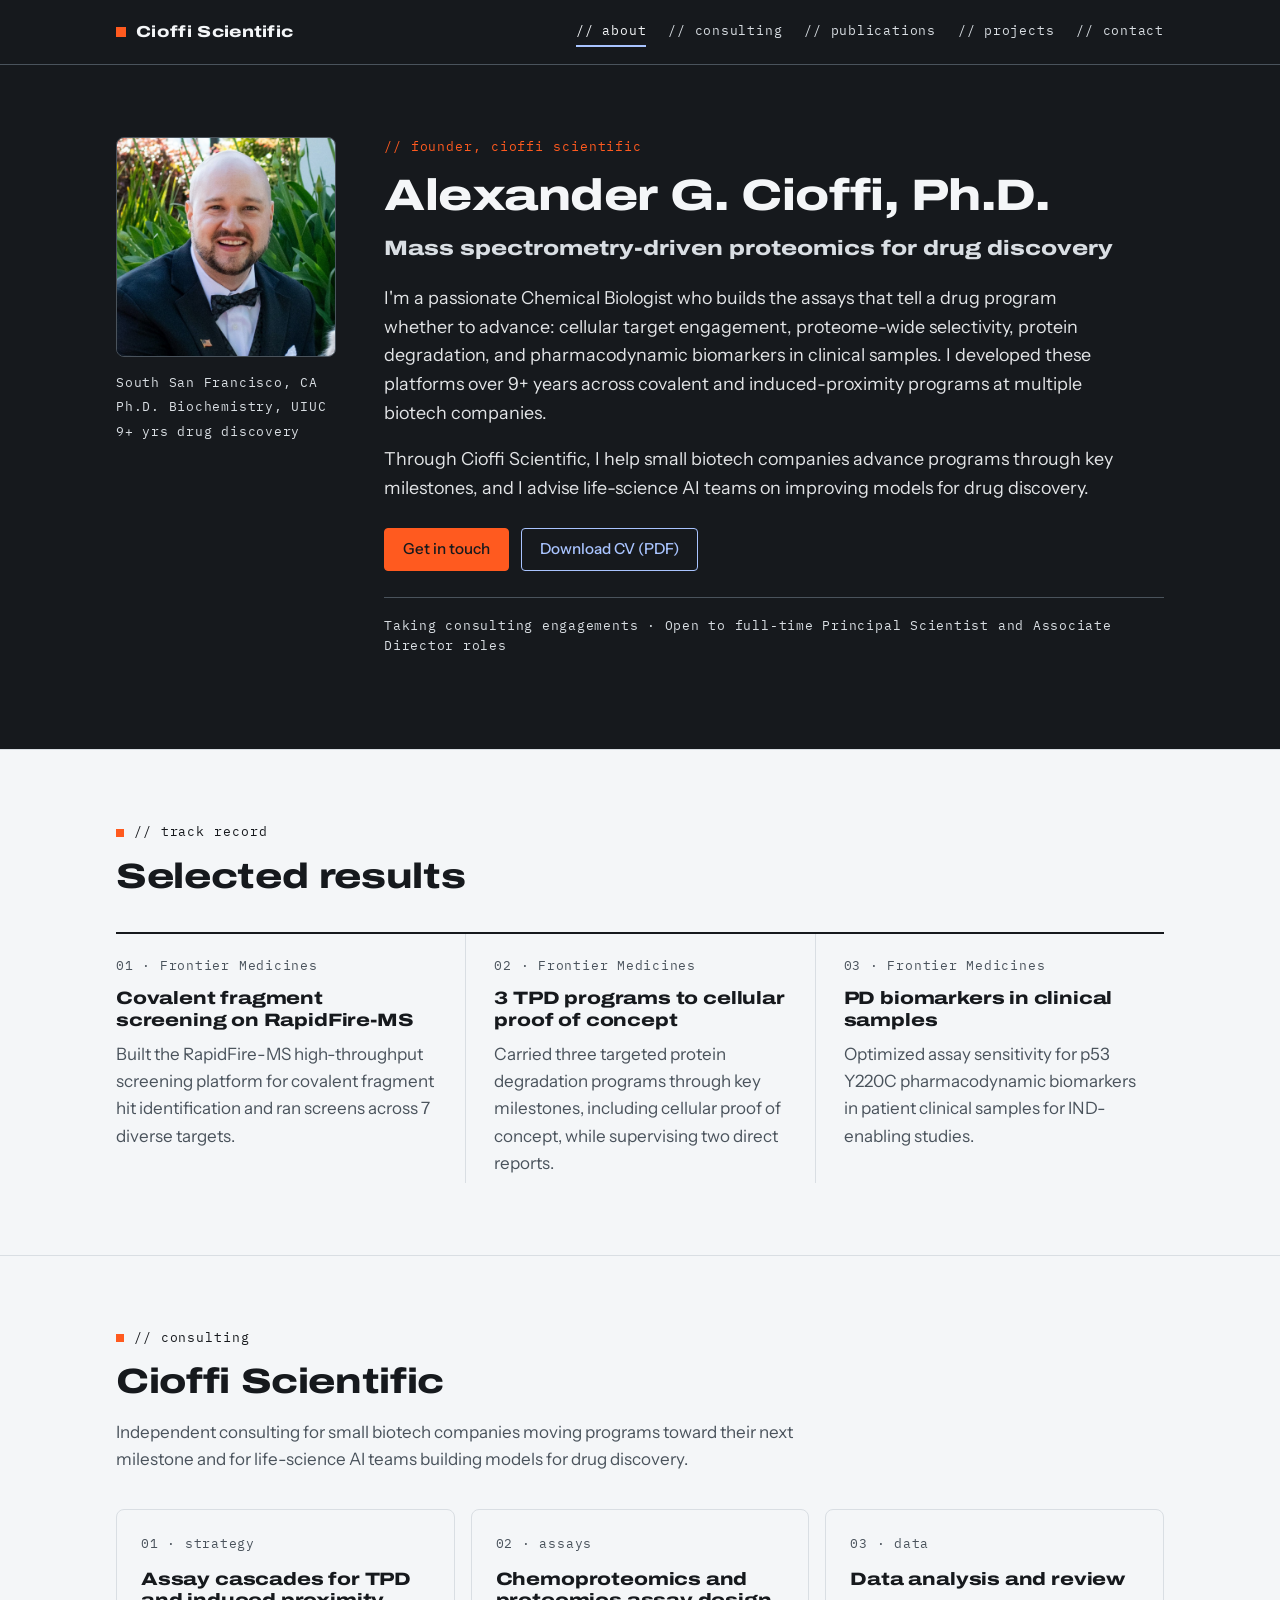
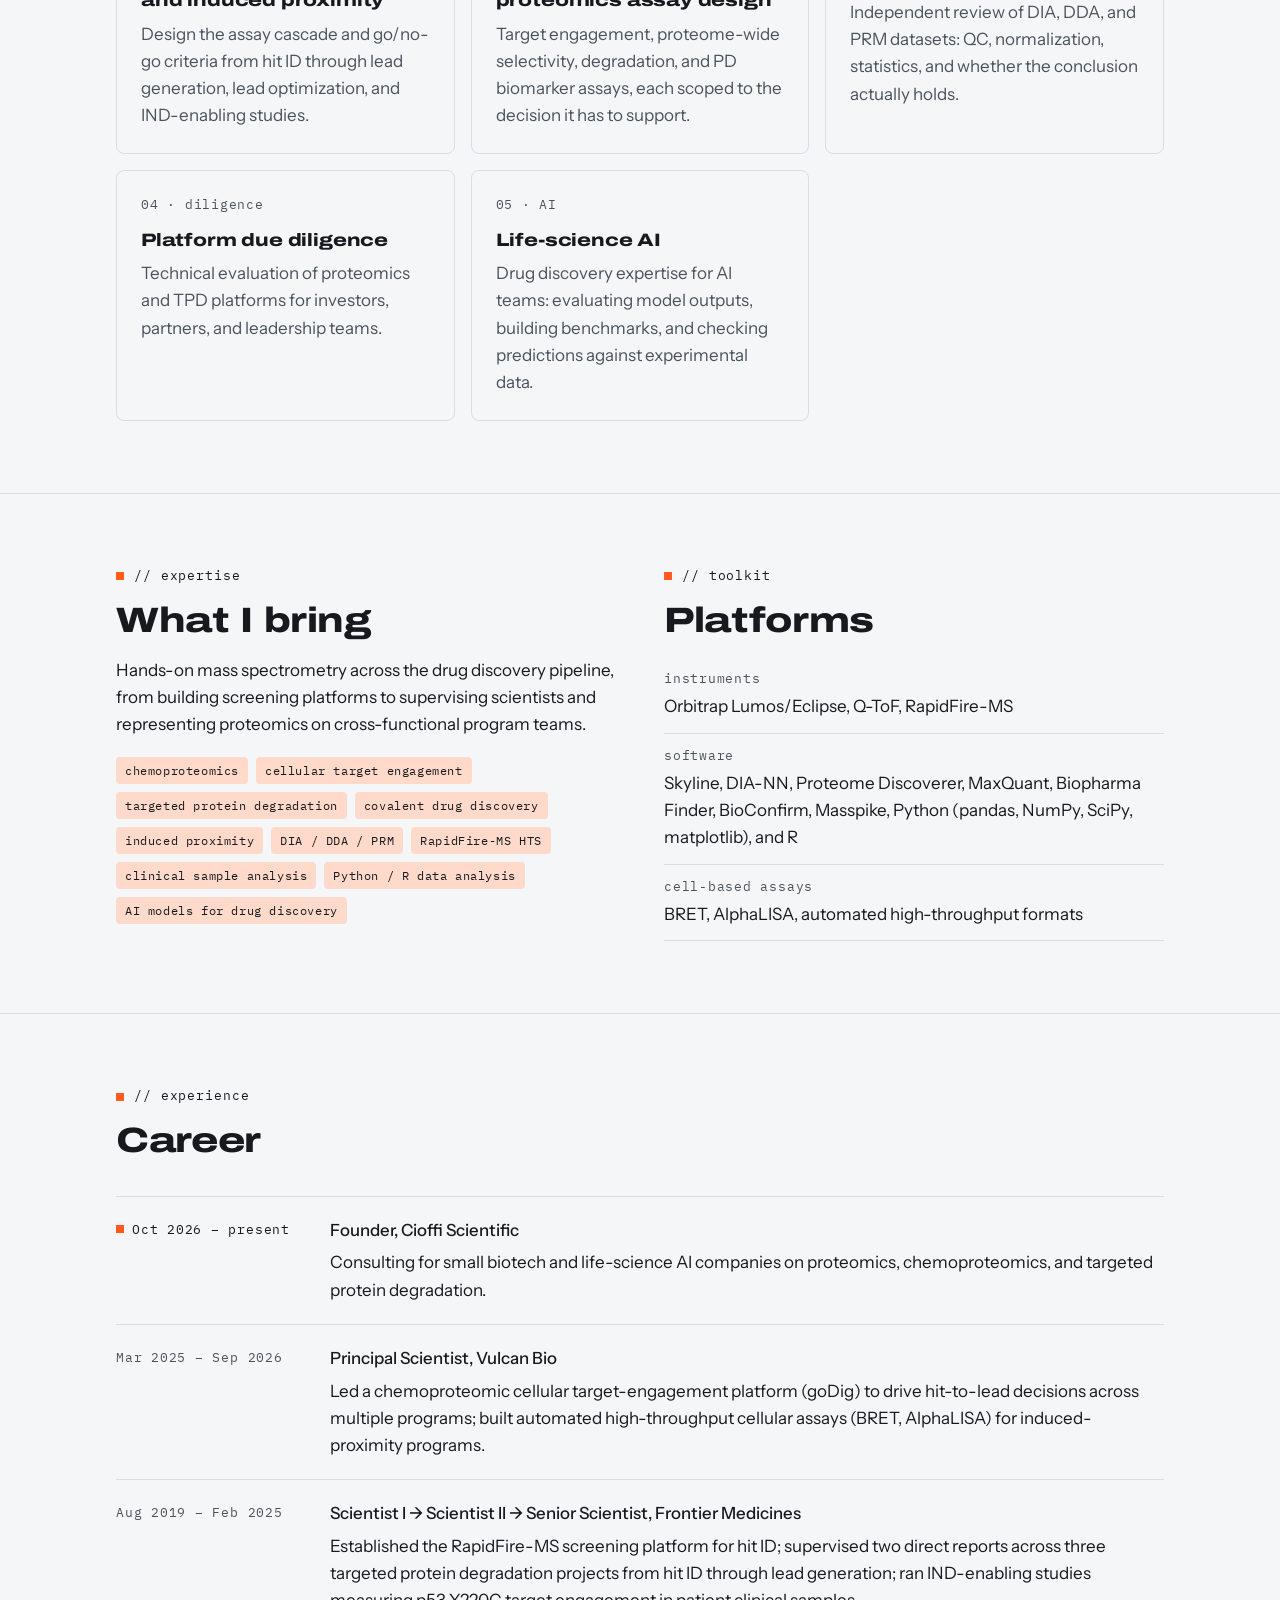
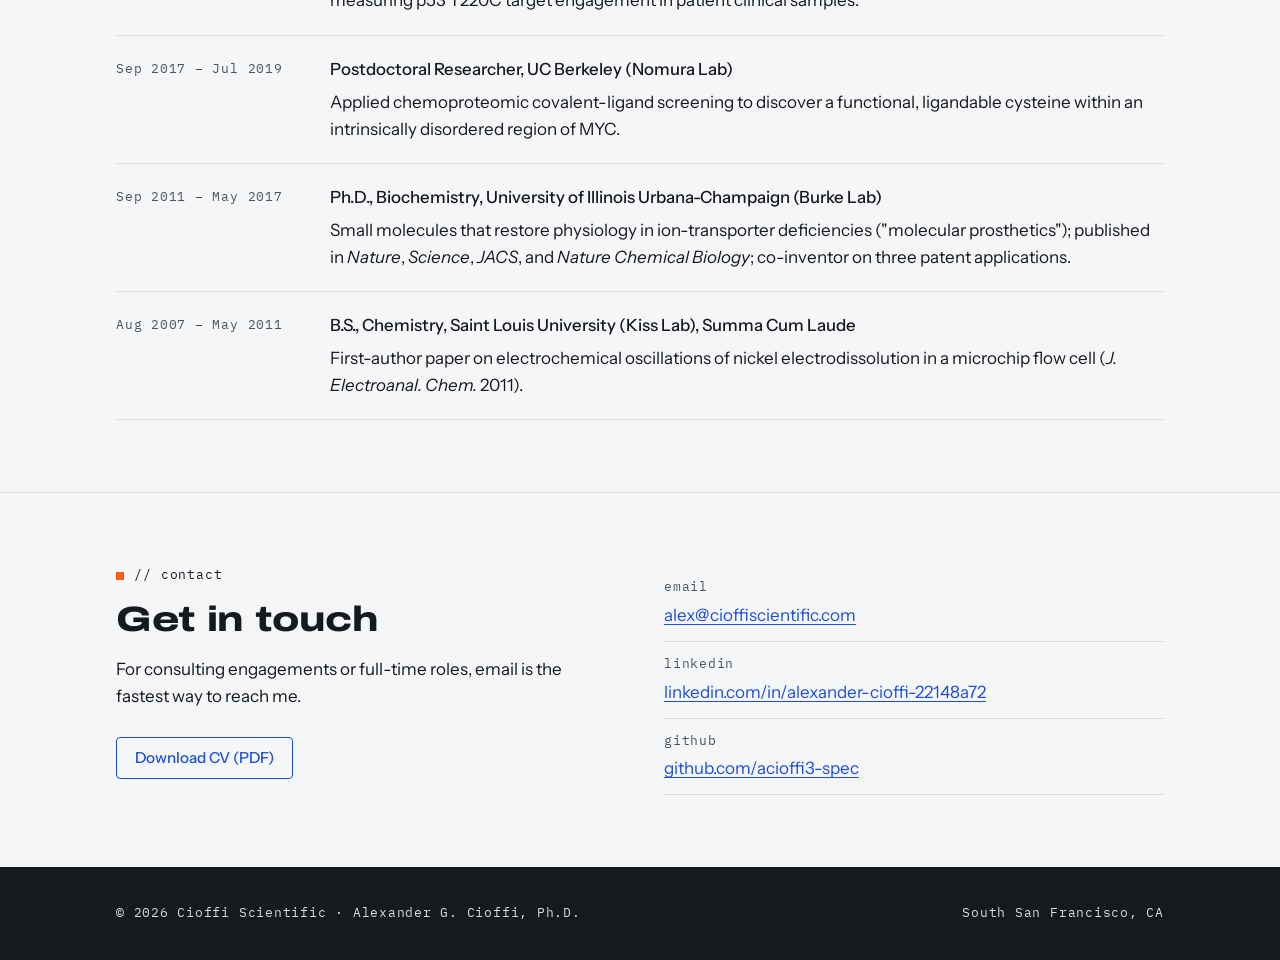
<file: index.html>
<!DOCTYPE html>
<!-- =====================================================================
     index.html: home page (cioffiscientific.com)
     Sections, top to bottom:
       header (dark) · hero (dark) · track record · consulting ·
       expertise & toolkit · career timeline · contact · footer (dark)
     Dark sections carry class="theme-dark"; colors come from styles.css.
     ===================================================================== -->
<html lang="en">
<head>
  <meta charset="utf-8">
  <meta name="viewport" content="width=device-width, initial-scale=1">
  <title>Alexander G. Cioffi, Ph.D. | Cioffi Scientific</title>
  <!-- What Google shows under the link in search results -->
  <meta name="description" content="Alexander G. Cioffi, Ph.D., founder of Cioffi Scientific. Mass spectrometry-driven proteomics, chemoproteomics, and targeted protein degradation for small biotech companies and life-science AI teams.">

  <!-- Link preview for LinkedIn, Slack, texts. Image URL must be absolute. -->
  <meta property="og:type" content="website">
  <meta property="og:url" content="https://cioffiscientific.com/">
  <meta property="og:title" content="Alexander G. Cioffi, Ph.D. | Cioffi Scientific">
  <meta property="og:description" content="Mass spectrometry-driven proteomics for drug discovery: chemoproteomics, target engagement, and targeted protein degradation.">
  <meta property="og:image" content="https://cioffiscientific.com/images/og-image.png">
  <meta property="og:image:width" content="2560">
  <meta property="og:image:height" content="1340">
  <meta property="og:image:alt" content="Alexander G. Cioffi, Ph.D. | Mass spectrometry-driven proteomics for drug discovery">
  <meta name="twitter:card" content="summary_large_image">

  <!-- Fonts: Archivo (expanded headings), Instrument Sans (body), IBM Plex Mono (labels) -->
  <link rel="preconnect" href="https://fonts.googleapis.com">
  <link rel="preconnect" href="https://fonts.gstatic.com" crossorigin>
  <link href="https://fonts.googleapis.com/css2?family=Archivo:wdth,wght@125,800&family=IBM+Plex+Mono&family=Instrument+Sans:wght@400;500&display=swap" rel="stylesheet">
  <link rel="stylesheet" href="styles.css">
</head>
<body>

  <!-- ===== Header (identical on every page except aria-current) ===== -->
  <header class="site-header theme-dark">
    <div class="container">
      <a class="brand" href="index.html">Cioffi Scientific</a>
      <nav class="nav" aria-label="Main">
        <a href="index.html" aria-current="page">// about</a>
        <a href="index.html#consulting">// consulting</a>
        <a href="publications.html">// publications</a>
        <a href="projects.html">// projects</a>
        <a href="index.html#contact">// contact</a>
      </nav>
    </div>
  </header>

  <main>
    <!-- ===== Hero: who I am, what I do, two ways to act ===== -->
    <section class="hero theme-dark">
      <div class="container hero-grid">
        <div>
          <!-- If images/headshot.jpg is missing, the initials box shows instead -->
          <img class="headshot" src="images/headshot.jpg" alt="Portrait of Alexander Cioffi"
               onerror="this.style.display='none'; this.nextElementSibling.style.display='flex';">
          <div class="headshot-placeholder" aria-hidden="true">AC</div>
          <div class="spec-line mono">
            <span>South San Francisco, CA</span>
            <span>Ph.D. Biochemistry, UIUC</span>
            <span>9+ yrs drug discovery</span>
          </div>
        </div>

        <div>
          <p class="eyebrow">// founder, cioffi scientific</p>
          <h1>Alexander G. Cioffi, Ph.D.</h1>
          <p class="tagline">Mass spectrometry-driven proteomics for drug discovery</p>
          <p class="lede">
            I'm a passionate Chemical Biologist who builds the assays that tell a drug program whether to 
            advance: cellular target engagement, proteome-wide selectivity, protein degradation, and pharmacodynamic
            biomarkers in clinical samples. I developed these platforms over 9+ years across
            covalent and induced-proximity programs at multiple biotech companies.
          </p>
          <p class="lede">
            Through Cioffi Scientific, I help small biotech companies advance programs through key
            milestones, and I advise life-science AI teams on improving models for drug discovery.
          </p>
          <div class="button-row">
            <!-- The one Signal-orange button on this screen -->
            <a class="button primary" href="#contact">Get in touch</a>
            <a class="button" href="Cioffi_CV.pdf">Download CV (PDF)</a>
          </div>
          <p class="availability mono">
            Taking consulting engagements · Open to full-time Principal Scientist and Associate Director roles
          </p>
        </div>
      </div>
    </section>

    <!-- ===== Track record: three concrete outcomes ===== -->
    <section>
      <div class="container">
        <div class="section-head">
          <p class="eyebrow">// track record</p>
          <h2>Selected results</h2>
        </div>
        <div class="results">
          <div class="result">
            <span class="num mono">01 · Frontier Medicines</span>
            <h3>Covalent fragment screening on RapidFire-MS</h3>
            <p>Built the RapidFire-MS high-throughput screening platform for covalent fragment hit
               identification and ran screens across 7 diverse targets.</p>
          </div>
          <div class="result">
            <span class="num mono">02 · Frontier Medicines</span>
            <h3>3 TPD programs to cellular proof of concept</h3>
            <p>Carried three targeted protein degradation programs through key milestones,
               including cellular proof of concept, while supervising two direct reports.</p>
          </div>
          <div class="result">
            <span class="num mono">03 · Frontier Medicines</span>
            <h3>PD biomarkers in clinical samples</h3>
            <p>Optimized assay sensitivity for p53 Y220C pharmacodynamic biomarkers in patient
               clinical samples for IND-enabling studies.</p>
          </div>
        </div>
      </div>
    </section>

    <!-- ===== Consulting services ===== -->
    <section id="consulting">
      <div class="container">
        <div class="section-head">
          <p class="eyebrow">// consulting</p>
          <h2>Cioffi Scientific</h2>
          <p>Independent consulting for small biotech companies moving programs toward their next
             milestone and for life-science AI teams building models for drug discovery.</p>
        </div>
        <div class="cards">
          <article class="card">
            <span class="mono">01 · strategy</span>
            <h3>Assay cascades for TPD and induced proximity</h3>
            <p>Design the assay cascade and go/no-go criteria from hit ID through lead generation,
               lead optimization, and IND-enabling studies.</p>
          </article>
          <article class="card">
            <span class="mono">02 · assays</span>
            <h3>Chemoproteomics and proteomics assay design</h3>
            <p>Target engagement, proteome-wide selectivity, degradation, and PD biomarker assays,
               each scoped to the decision it has to support.</p>
          </article>
          <article class="card">
            <span class="mono">03 · data</span>
            <h3>Data analysis and review</h3>
            <p>Independent review of DIA, DDA, and PRM datasets: QC, normalization, statistics,
               and whether the conclusion actually holds.</p>
          </article>
          <article class="card">
            <span class="mono">04 · diligence</span>
            <h3>Platform due diligence</h3>
            <p>Technical evaluation of proteomics and TPD platforms for investors, partners, and
               leadership teams.</p>
          </article>
          <article class="card">
            <span class="mono">05 · AI</span>
            <h3>Life-science AI</h3>
            <p>Drug discovery expertise for AI teams: evaluating model outputs, building benchmarks,
               and checking predictions against experimental data.</p>
          </article>
        </div>
      </div>
    </section>

    <!-- ===== Expertise and toolkit ===== -->
    <section>
      <div class="container two-col">
        <div>
          <p class="eyebrow">// expertise</p>
          <h2>What I bring</h2>
          <p>
            Hands-on mass spectrometry across the drug discovery pipeline, from building screening
            platforms to supervising scientists and representing proteomics on cross-functional
            program teams.
          </p>
          <div class="tags">
            <span class="tag">chemoproteomics</span>
            <span class="tag">cellular target engagement</span>
            <span class="tag">targeted protein degradation</span>
            <span class="tag">covalent drug discovery</span>
            <span class="tag">induced proximity</span>
            <span class="tag">DIA / DDA / PRM</span>
            <span class="tag">RapidFire-MS HTS</span>
            <span class="tag">clinical sample analysis</span>
            <span class="tag">Python / R data analysis</span>
            <span class="tag">AI models for drug discovery</span>
          </div>
        </div>
        <div>
          <p class="eyebrow">// toolkit</p>
          <h2>Platforms</h2>
          <dl class="kv">
            <div><dt class="mono">instruments</dt>
                 <dd>Orbitrap Lumos/Eclipse, Q-ToF, RapidFire-MS</dd></div>
            <div><dt class="mono">software</dt>
                 <dd>Skyline, DIA-NN, Proteome Discoverer, MaxQuant, Biopharma Finder, BioConfirm,
                     Masspike, Python (pandas, NumPy, SciPy, matplotlib), and R</dd></div>
            <div><dt class="mono">cell-based assays</dt>
                 <dd>BRET, AlphaLISA, automated high-throughput formats</dd></div>
          </dl>
        </div>
      </div>
    </section>

    <!-- ===== Career timeline (newest first) ===== -->
    <section id="experience">
      <div class="container">
        <div class="section-head">
          <p class="eyebrow">// experience</p>
          <h2>Career</h2>
        </div>
        <ol class="timeline">
          <li class="current">
            <div class="when mono">Oct 2026 – present</div>
            <div>
              <div class="role">Founder, Cioffi Scientific</div>
              <p>Consulting for small biotech and life-science AI companies on proteomics,
                 chemoproteomics, and targeted protein degradation.</p>
            </div>
          </li>
          <li>
            <div class="when mono">Mar 2025 – Sep 2026</div>
            <div>
              <div class="role">Principal Scientist, Vulcan Bio</div>
              <p>Led a chemoproteomic cellular target-engagement platform (goDig) to drive
                 hit-to-lead decisions across multiple programs; built automated high-throughput
                 cellular assays (BRET, AlphaLISA) for induced-proximity programs.</p>
            </div>
          </li>
          <li>
            <div class="when mono">Aug 2019 – Feb 2025</div>
            <div>
              <div class="role">Scientist I → Scientist II → Senior Scientist, Frontier Medicines</div>
              <p>Established the RapidFire-MS screening platform for hit ID; supervised two direct
                 reports across three targeted protein degradation projects from hit ID through
                 lead generation; ran IND-enabling studies measuring p53 Y220C target engagement in
                 patient clinical samples.</p>
            </div>
          </li>
          <li>
            <div class="when mono">Sep 2017 – Jul 2019</div>
            <div>
              <div class="role">Postdoctoral Researcher, UC Berkeley (Nomura Lab)</div>
              <p>Applied chemoproteomic covalent-ligand screening to discover a functional,
                 ligandable cysteine within an intrinsically disordered region of MYC.</p>
            </div>
          </li>
          <li>
            <div class="when mono">Sep 2011 – May 2017</div>
            <div>
              <div class="role">Ph.D., Biochemistry, University of Illinois Urbana-Champaign (Burke Lab)</div>
              <p>Small molecules that restore physiology in ion-transporter deficiencies
                 ("molecular prosthetics"); published in <em>Nature</em>, <em>Science</em>,
                 <em>JACS</em>, and <em>Nature Chemical Biology</em>; co-inventor on three patent
                 applications.</p>
            </div>
          </li>
          <li>
            <div class="when mono">Aug 2007 – May 2011</div>
            <div>
              <div class="role">B.S., Chemistry, Saint Louis University (Kiss Lab), Summa Cum Laude</div>
              <p>First-author paper on electrochemical oscillations of nickel electrodissolution in
                 a microchip flow cell (<em>J. Electroanal. Chem.</em> 2011).</p>
            </div>
          </li>
        </ol>
      </div>
    </section>

    <!-- ===== Contact ===== -->
    <section id="contact">
      <div class="container two-col">
        <div>
          <p class="eyebrow">// contact</p>
          <h2>Get in touch</h2>
          <p>For consulting engagements or full-time roles, email is the fastest way to reach me.</p>
          <div class="button-row">
            <a class="button" href="Cioffi_CV.pdf">Download CV (PDF)</a>
          </div>
        </div>
        <dl class="kv">
          <!-- Link text must match the real address so a visitor who types it lands correctly -->
          <div><dt class="mono">email</dt>
               <dd><a href="mailto:alex@cioffiscientific.com">alex@cioffiscientific.com</a></dd></div>
          <div><dt class="mono">linkedin</dt>
               <dd><a href="https://www.linkedin.com/in/alexander-cioffi-22148a72">linkedin.com/in/alexander-cioffi-22148a72</a></dd></div>
          <div><dt class="mono">github</dt>
               <dd><a href="https://github.com/acioffi3-spec">github.com/acioffi3-spec</a></dd></div>
        </dl>
      </div>
    </section>
  </main>

  <footer class="site-footer theme-dark">
    <div class="container mono">
      <span>© 2026 Cioffi Scientific · Alexander G. Cioffi, Ph.D.</span>
      <span>South San Francisco, CA</span>
    </div>
  </footer>

</body>
</html>
</file>
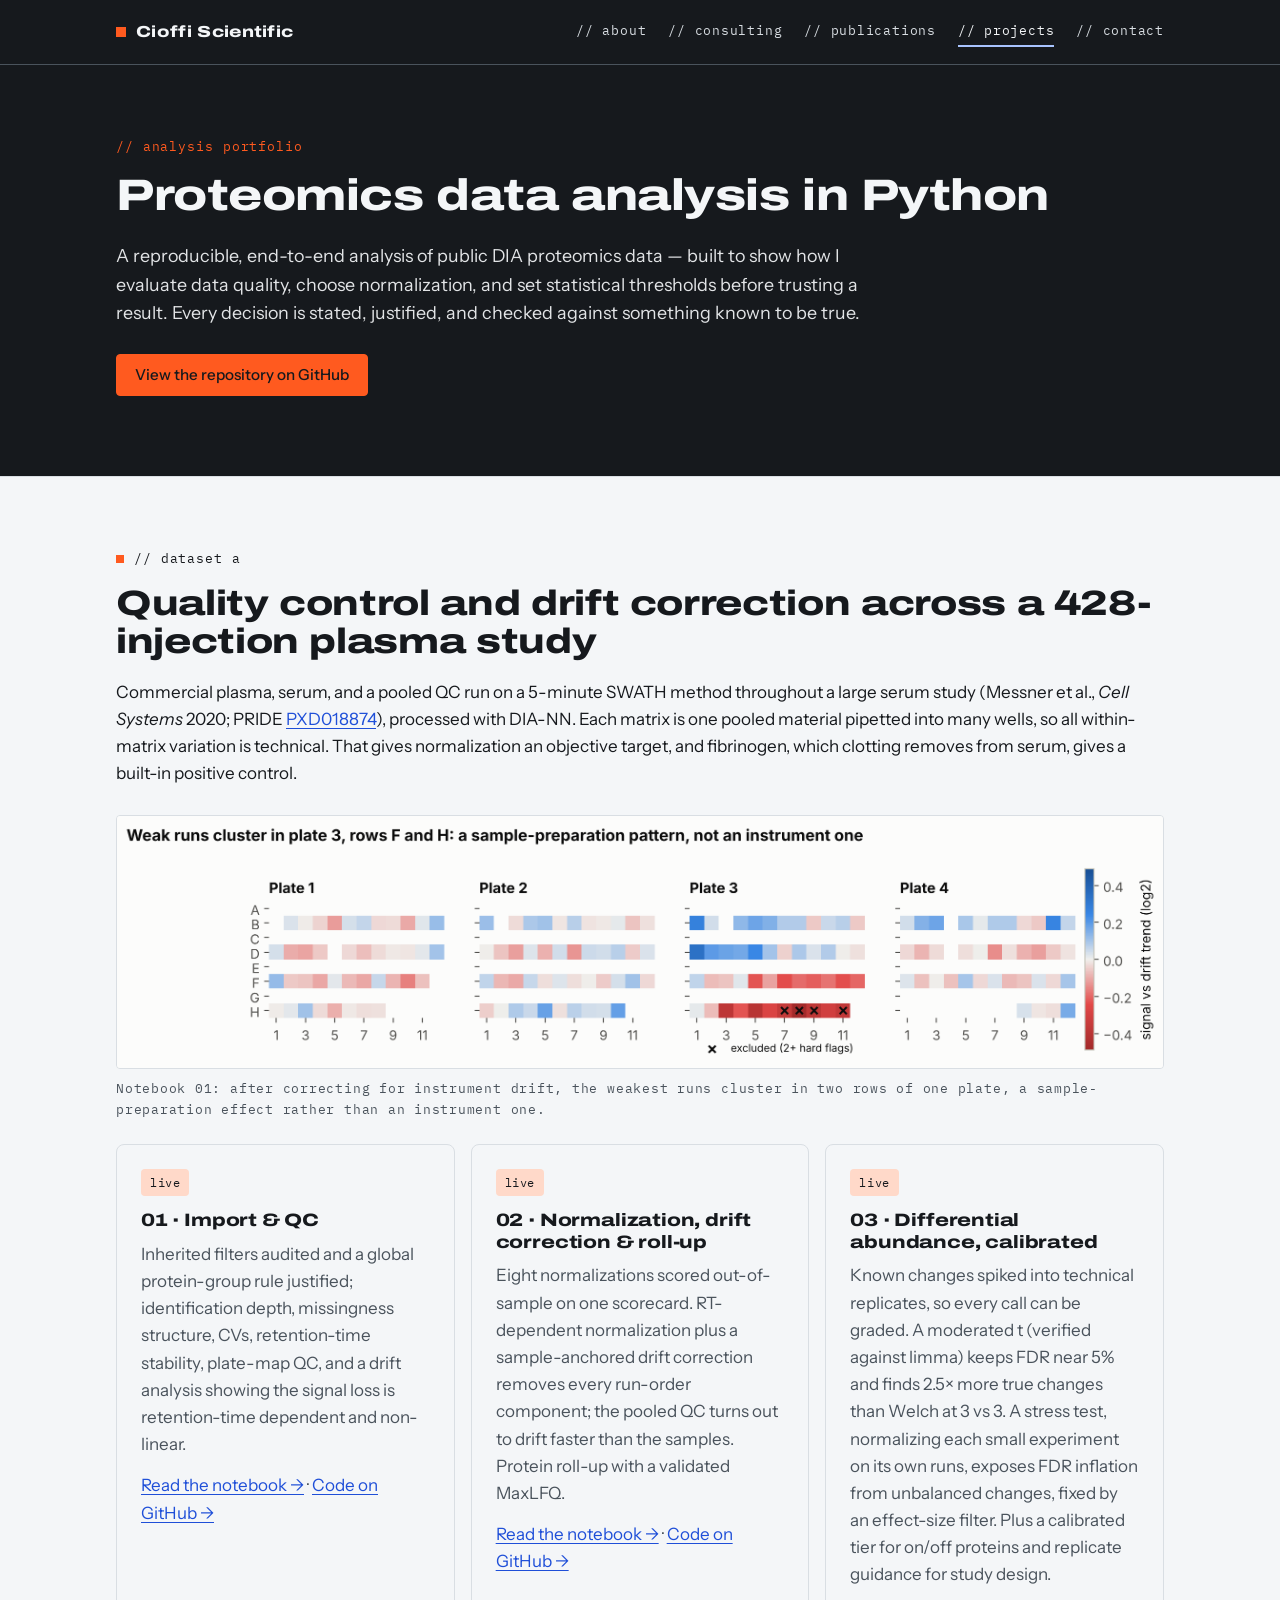
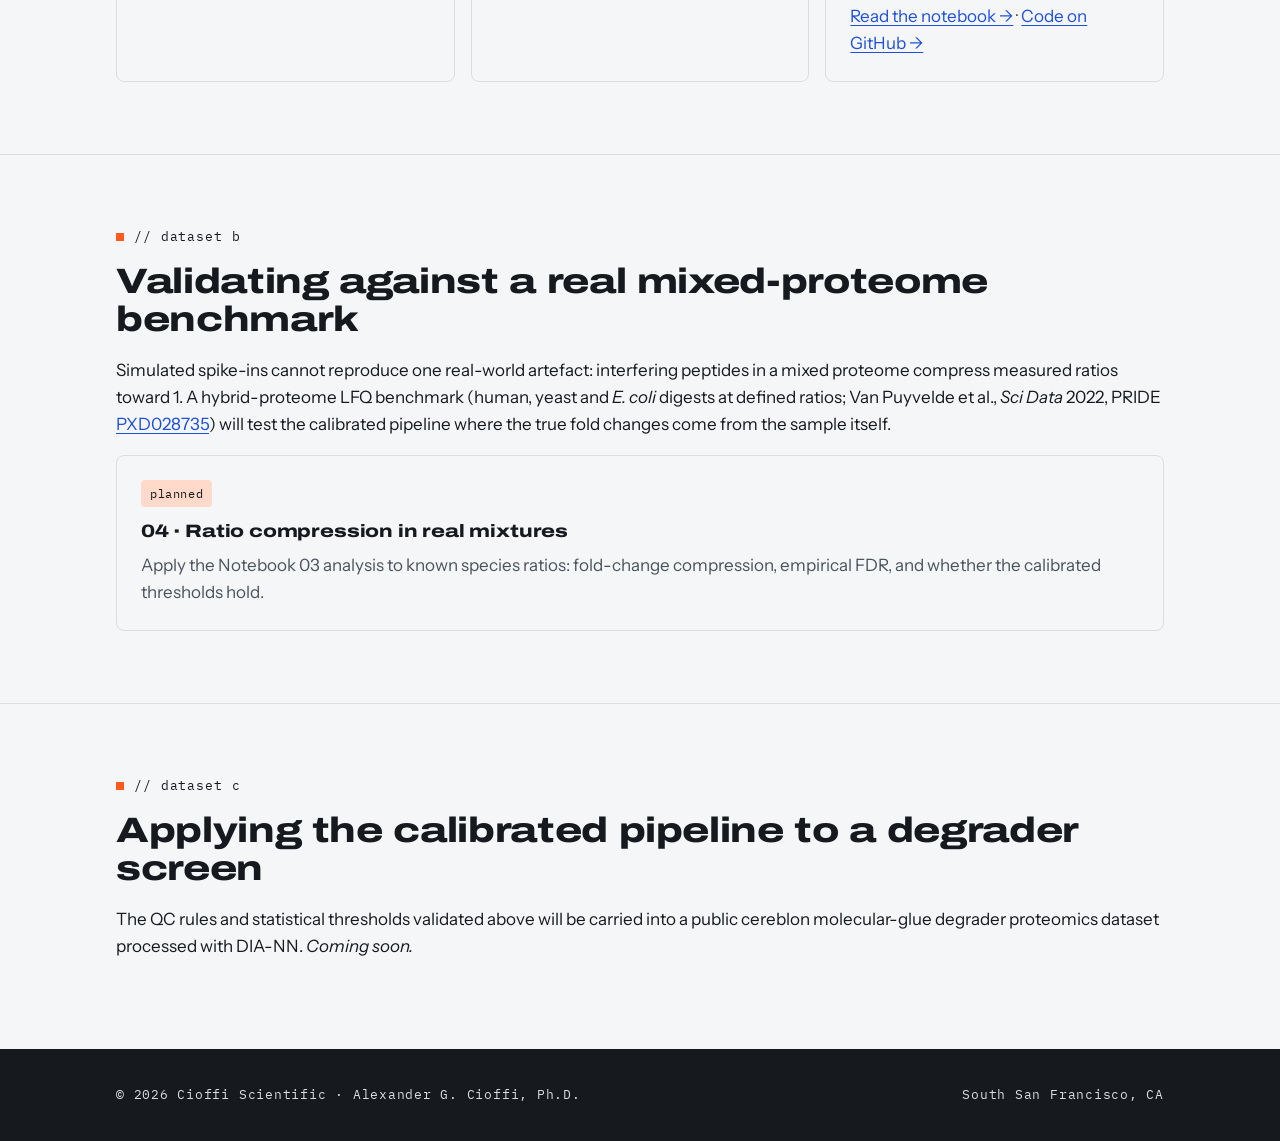
<file: projects.html>
<!DOCTYPE html>
<!-- =====================================================================
     projects.html — showcase for the proteomics Python portfolio
     Each notebook is one <article class="card">. When a notebook is
     pushed to GitHub: change its status to "live", and replace the
     placeholder links with the real GitHub and nbviewer URLs.
     Tip: nbviewer.org renders notebooks (plots included) more reliably
     than GitHub's own preview: https://nbviewer.org/github/USER/REPO/blob/main/notebooks/FILE.ipynb
     Each finished notebook is also exported to /projects/notebook-NN.html
     (jupyter nbconvert --to html) so it can be read without leaving the site.
     ===================================================================== -->
<html lang="en">
<head>
  <meta charset="utf-8">
  <meta name="viewport" content="width=device-width, initial-scale=1">
  <title>Projects | Alexander G. Cioffi, Ph.D.</title>
  <meta name="description" content="Reproducible Python analyses of public DIA proteomics data: QC, drift correction, normalization, and differential abundance, each checked against something known to be true.">
  <meta property="og:type" content="website">
  <meta property="og:url" content="https://cioffiscientific.com/projects.html">
  <meta property="og:title" content="Proteomics data analysis in Python | Cioffi Scientific">
  <meta property="og:description" content="Reproducible Python analyses of public DIA proteomics data: QC, drift correction, normalization, and differential abundance, each checked against something known to be true.">
  <meta property="og:image" content="https://cioffiscientific.com/images/og-image.png">
  <meta property="og:image:width" content="2560">
  <meta property="og:image:height" content="1340">
  <meta name="twitter:card" content="summary_large_image">
  <link rel="preconnect" href="https://fonts.googleapis.com">
  <link rel="preconnect" href="https://fonts.gstatic.com" crossorigin>
  <link href="https://fonts.googleapis.com/css2?family=Archivo:wdth,wght@125,800&family=IBM+Plex+Mono&family=Instrument+Sans:wght@400;500&display=swap" rel="stylesheet">
  <link rel="stylesheet" href="styles.css">
</head>
<body>

  <header class="site-header theme-dark">
    <div class="container">
      <a class="brand" href="index.html">Cioffi Scientific</a>
      <nav class="nav" aria-label="Main">
        <a href="index.html">// about</a>
        <a href="index.html#consulting">// consulting</a>
        <a href="publications.html">// publications</a>
        <a href="projects.html" aria-current="page">// projects</a>
        <a href="index.html#contact">// contact</a>
      </nav>
    </div>
  </header>

  <main>
    <section class="hero theme-dark">
      <div class="container">
        <p class="eyebrow">// analysis portfolio</p>
        <h1>Proteomics data analysis in Python</h1>
        <p class="lede">
          A reproducible, end-to-end analysis of public DIA proteomics data — built to show how
          I evaluate data quality, choose normalization, and set statistical thresholds before
          trusting a result. Every decision is stated, justified, and checked against something
          known to be true.
        </p>
        <div class="button-row">
          <a class="button primary" href="https://github.com/acioffi3-spec/dia-proteomics-pipeline">View the repository on GitHub</a>
        </div>
      </div>
    </section>

    <section>
      <div class="container">
        <p class="eyebrow">// dataset a</p>
        <h2>Quality control and drift correction across a 428-injection plasma study</h2>
        <p>
          Commercial plasma, serum, and a pooled QC run on a 5-minute SWATH method throughout a
          large serum study (Messner et al., <em>Cell Systems</em> 2020; PRIDE
          <a href="https://www.ebi.ac.uk/pride/archive/projects/PXD018874">PXD018874</a>),
          processed with DIA-NN. Each matrix is one pooled material pipetted into many wells, so all
          within-matrix variation is technical. That gives normalization an objective target, and
          fibrinogen, which clotting removes from serum, gives a built-in positive control.
        </p>

        <figure class="project-figure">
          <img src="images/nb01-plate-map.png" alt="Four 96-well plate maps colored by drift-corrected signal; the weakest runs cluster in rows F and H of plate 3." loading="lazy">
          <figcaption class="mono">Notebook 01: after correcting for instrument drift, the weakest runs cluster in two rows of one plate, a sample-preparation effect rather than an instrument one.</figcaption>
        </figure>

        <div class="cards">
          <article class="card">
            <span class="badge">live</span>
            <h3>01 · Import &amp; QC</h3>
            <p>Inherited filters audited and a global protein-group rule justified; identification depth,
               missingness structure, CVs, retention-time stability, plate-map QC, and a drift analysis
               showing the signal loss is retention-time dependent and non-linear.</p>
            <p class="card-links"><a href="projects/notebook-01.html">Read the notebook →</a>
               · <a href="https://github.com/acioffi3-spec/dia-proteomics-pipeline/blob/main/notebooks/01_import_and_qc.ipynb">Code on GitHub →</a></p>
          </article>

          <article class="card">
            <span class="badge">live</span>
            <h3>02 · Normalization, drift correction &amp; roll-up</h3>
            <p>Eight normalizations scored out-of-sample on one scorecard. RT-dependent normalization
               plus a sample-anchored drift correction removes every run-order component; the pooled QC
               turns out to drift faster than the samples. Protein roll-up with a validated MaxLFQ.</p>
            <p class="card-links"><a href="projects/notebook-02.html">Read the notebook →</a>
               · <a href="https://github.com/acioffi3-spec/dia-proteomics-pipeline/blob/main/notebooks/02_normalization_and_rollup.ipynb">Code on GitHub →</a></p>
          </article>

          <article class="card">
            <span class="badge">live</span>
            <h3>03 · Differential abundance, calibrated</h3>
            <p>Known changes spiked into technical replicates, so every call can be graded. A moderated t
               (verified against limma) keeps FDR near 5% and finds 2.5× more true changes than Welch at
               3 vs 3. A stress test, normalizing each small experiment on its own runs, exposes FDR
               inflation from unbalanced changes, fixed by an effect-size filter. Plus a calibrated tier
               for on/off proteins and replicate guidance for study design.</p>
            <p class="card-links"><a href="projects/notebook-03.html">Read the notebook →</a>
               · <a href="https://github.com/acioffi3-spec/dia-proteomics-pipeline/blob/main/notebooks/03_differential_abundance_calibration.ipynb">Code on GitHub →</a></p>
          </article>
        </div>
      </div>
    </section>

    <section>
      <div class="container">
        <p class="eyebrow">// dataset b</p>
        <h2>Validating against a real mixed-proteome benchmark</h2>
        <p>
          Simulated spike-ins cannot reproduce one real-world artefact: interfering peptides in a
          mixed proteome compress measured ratios toward 1. A hybrid-proteome LFQ benchmark (human,
          yeast and <em>E. coli</em> digests at defined ratios; Van Puyvelde et al., <em>Sci Data</em> 2022,
          PRIDE <a href="https://www.ebi.ac.uk/pride/archive/projects/PXD028735">PXD028735</a>)
          will test the calibrated pipeline where the true fold changes come from the sample itself.
        </p>

        <div class="cards">
          <article class="card">
            <span class="badge">planned</span>
            <h3>04 · Ratio compression in real mixtures</h3>
            <p>Apply the Notebook 03 analysis to known species ratios: fold-change compression,
               empirical FDR, and whether the calibrated thresholds hold.</p>
          </article>
        </div>
      </div>
    </section>

    <section>
      <div class="container">
        <p class="eyebrow">// dataset c</p>
        <h2>Applying the calibrated pipeline to a degrader screen</h2>
        <p>
          The QC rules and statistical thresholds validated above will be carried into a public
          cereblon molecular-glue degrader proteomics dataset processed with DIA-NN. <em>Coming soon.</em>
        </p>
      </div>
    </section>
  </main>

  <footer class="site-footer theme-dark">
    <div class="container mono">
      <span>© 2026 Cioffi Scientific · Alexander G. Cioffi, Ph.D.</span>
      <span>South San Francisco, CA</span>
    </div>
  </footer>

</body>
</html>
</file>
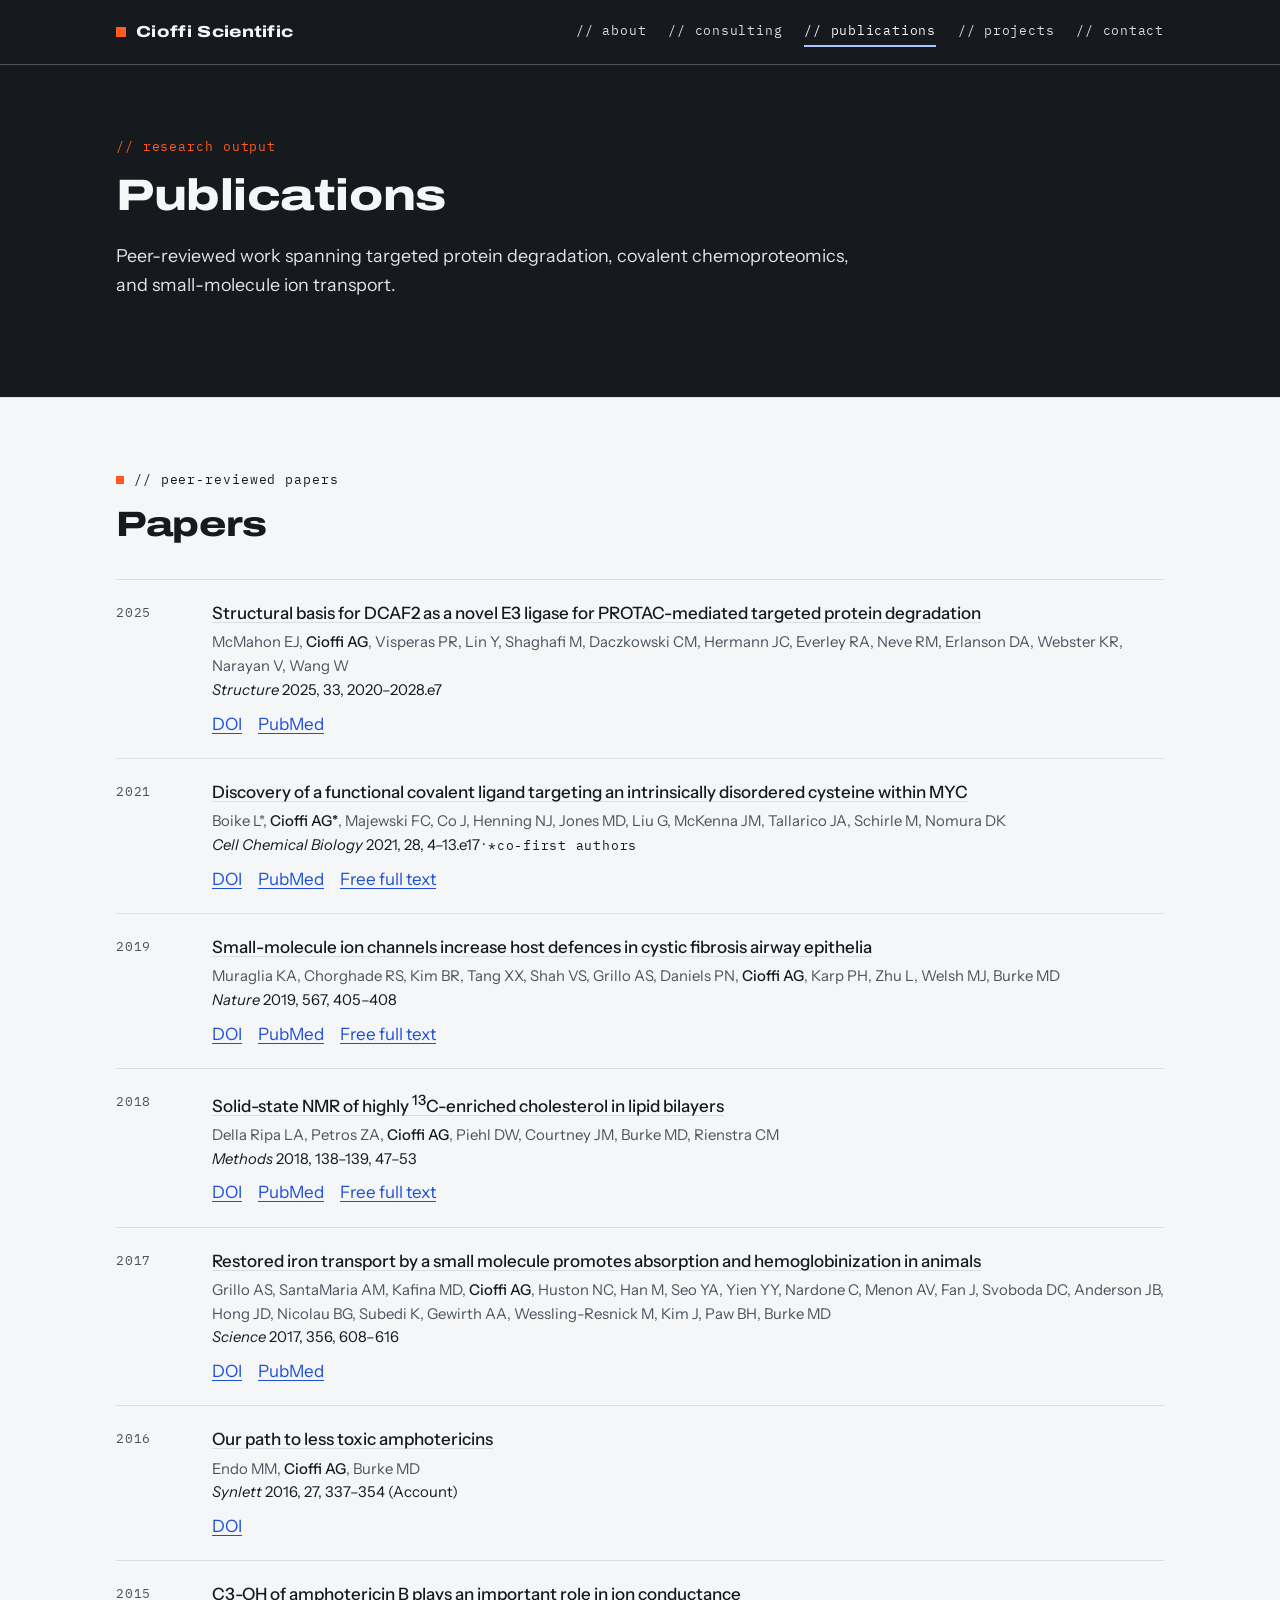
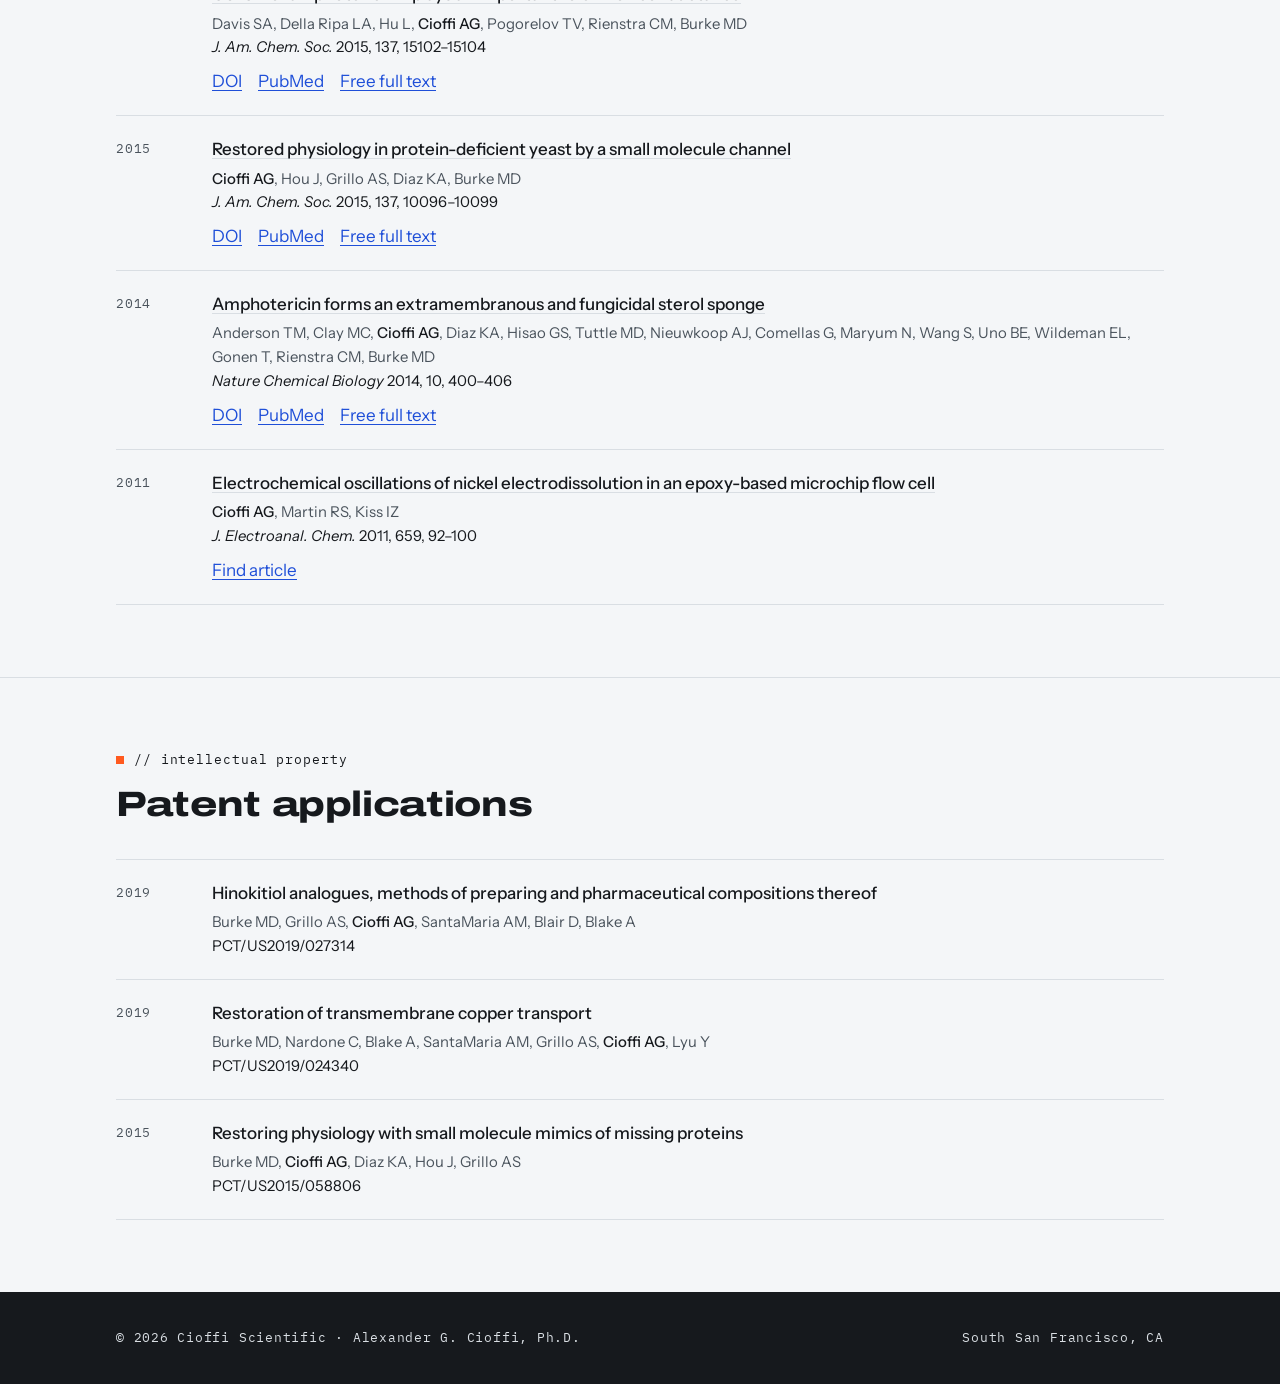
<file: publications.html>
<!DOCTYPE html>
<!-- =====================================================================
     publications.html — peer-reviewed papers and patents
     Each paper is one <li class="pub"> block. To add a new paper, copy a
     block, paste it at the TOP of the list (newest first), and edit it.
     Wrap your own name in <span class="me">…</span> to bold it.
     All citations below were checked against PubMed / publisher records
     on 2026-10-29.
     ===================================================================== -->
<html lang="en">
<head>
  <meta charset="utf-8">
  <meta name="viewport" content="width=device-width, initial-scale=1">
  <title>Publications | Alexander G. Cioffi, Ph.D.</title>
  <meta name="description" content="Peer-reviewed publications and patents of Alexander G. Cioffi, Ph.D.">
  <meta property="og:type" content="website">
  <meta property="og:url" content="https://cioffiscientific.com/publications.html">
  <meta property="og:title" content="Publications | Alexander G. Cioffi, Ph.D.">
  <meta property="og:description" content="Peer-reviewed publications and patents of Alexander G. Cioffi, Ph.D.">
  <meta property="og:image" content="https://cioffiscientific.com/images/og-image.png">
  <meta property="og:image:width" content="2560">
  <meta property="og:image:height" content="1340">
  <meta name="twitter:card" content="summary_large_image">
  <link rel="preconnect" href="https://fonts.googleapis.com">
  <link rel="preconnect" href="https://fonts.gstatic.com" crossorigin>
  <link href="https://fonts.googleapis.com/css2?family=Archivo:wdth,wght@125,800&family=IBM+Plex+Mono&family=Instrument+Sans:wght@400;500&display=swap" rel="stylesheet">
  <link rel="stylesheet" href="styles.css">
</head>
<body>

  <header class="site-header theme-dark">
    <div class="container">
      <a class="brand" href="index.html">Cioffi Scientific</a>
      <nav class="nav" aria-label="Main">
        <a href="index.html">// about</a>
        <a href="index.html#consulting">// consulting</a>
        <a href="publications.html" aria-current="page">// publications</a>
        <a href="projects.html">// projects</a>
        <a href="index.html#contact">// contact</a>
      </nav>
    </div>
  </header>

  <main>
    <section class="hero theme-dark">
      <div class="container">
        <p class="eyebrow">// research output</p>
        <h1>Publications</h1>
        <p class="lede">
          Peer-reviewed work spanning targeted protein degradation, covalent chemoproteomics,
          and small-molecule ion transport.
          <!-- Optional: link your Google Scholar or ORCID profile here -->
        </p>
      </div>
    </section>

    <section>
      <div class="container">
        <div class="section-head">
          <p class="eyebrow">// peer-reviewed papers</p>
          <h2>Papers</h2>
        </div>
        <ol class="pub-list">

          <li class="pub">
            <div class="pub-year mono">2025</div>
            <div>
              <a class="pub-title" href="https://doi.org/10.1016/j.str.2025.09.006">Structural basis for DCAF2 as a novel E3 ligase for PROTAC-mediated targeted protein degradation</a>
              <div class="pub-authors">McMahon EJ, <span class="me">Cioffi AG</span>, Visperas PR, Lin Y, Shaghafi M, Daczkowski CM, Hermann JC, Everley RA, Neve RM, Erlanson DA, Webster KR, Narayan V, Wang W</div>
              <div class="pub-venue"><em>Structure</em> 2025, 33, 2020–2028.e7</div>
              <div class="pub-links">
                <a href="https://doi.org/10.1016/j.str.2025.09.006">DOI</a>
                <a href="https://pubmed.ncbi.nlm.nih.gov/41045927/">PubMed</a>
              </div>
            </div>
          </li>

          <li class="pub">
            <div class="pub-year mono">2021</div>
            <div>
              <a class="pub-title" href="https://doi.org/10.1016/j.chembiol.2020.09.001">Discovery of a functional covalent ligand targeting an intrinsically disordered cysteine within MYC</a>
              <div class="pub-authors">Boike L*, <span class="me">Cioffi AG*</span>, Majewski FC, Co J, Henning NJ, Jones MD, Liu G, McKenna JM, Tallarico JA, Schirle M, Nomura DK</div>
              <div class="pub-venue"><em>Cell Chemical Biology</em> 2021, 28, 4–13.e17 · <span class="mono">*co-first authors</span></div>
              <div class="pub-links">
                <a href="https://doi.org/10.1016/j.chembiol.2020.09.001">DOI</a>
                <a href="https://pubmed.ncbi.nlm.nih.gov/32966806/">PubMed</a>
                <a href="https://pmc.ncbi.nlm.nih.gov/articles/PMC7854864/">Free full text</a>
              </div>
            </div>
          </li>

          <li class="pub">
            <div class="pub-year mono">2019</div>
            <div>
              <a class="pub-title" href="https://doi.org/10.1038/s41586-019-1018-5">Small-molecule ion channels increase host defences in cystic fibrosis airway epithelia</a>
              <div class="pub-authors">Muraglia KA, Chorghade RS, Kim BR, Tang XX, Shah VS, Grillo AS, Daniels PN, <span class="me">Cioffi AG</span>, Karp PH, Zhu L, Welsh MJ, Burke MD</div>
              <div class="pub-venue"><em>Nature</em> 2019, 567, 405–408</div>
              <div class="pub-links">
                <a href="https://doi.org/10.1038/s41586-019-1018-5">DOI</a>
                <a href="https://pubmed.ncbi.nlm.nih.gov/30867598/">PubMed</a>
                <a href="https://pmc.ncbi.nlm.nih.gov/articles/PMC6492938/">Free full text</a>
              </div>
            </div>
          </li>

          <li class="pub">
            <div class="pub-year mono">2018</div>
            <div>
              <a class="pub-title" href="https://doi.org/10.1016/j.ymeth.2018.01.008">Solid-state NMR of highly <sup>13</sup>C-enriched cholesterol in lipid bilayers</a>
              <div class="pub-authors">Della Ripa LA, Petros ZA, <span class="me">Cioffi AG</span>, Piehl DW, Courtney JM, Burke MD, Rienstra CM</div>
              <div class="pub-venue"><em>Methods</em> 2018, 138–139, 47–53</div>
              <div class="pub-links">
                <a href="https://doi.org/10.1016/j.ymeth.2018.01.008">DOI</a>
                <a href="https://pubmed.ncbi.nlm.nih.gov/29366688/">PubMed</a>
                <a href="https://pmc.ncbi.nlm.nih.gov/articles/PMC6003781/">Free full text</a>
              </div>
            </div>
          </li>

          <li class="pub">
            <div class="pub-year mono">2017</div>
            <div>
              <a class="pub-title" href="https://doi.org/10.1126/science.aah3862">Restored iron transport by a small molecule promotes absorption and hemoglobinization in animals</a>
              <div class="pub-authors">Grillo AS, SantaMaria AM, Kafina MD, <span class="me">Cioffi AG</span>, Huston NC, Han M, Seo YA, Yien YY, Nardone C, Menon AV, Fan J, Svoboda DC, Anderson JB, Hong JD, Nicolau BG, Subedi K, Gewirth AA, Wessling-Resnick M, Kim J, Paw BH, Burke MD</div>
              <div class="pub-venue"><em>Science</em> 2017, 356, 608–616</div>
              <div class="pub-links">
                <a href="https://doi.org/10.1126/science.aah3862">DOI</a>
                <a href="https://pubmed.ncbi.nlm.nih.gov/28495746/">PubMed</a>
              </div>
            </div>
          </li>

          <li class="pub">
            <div class="pub-year mono">2016</div>
            <div>
              <a class="pub-title" href="https://doi.org/10.1055/s-0035-1560800">Our path to less toxic amphotericins</a>
              <div class="pub-authors">Endo MM, <span class="me">Cioffi AG</span>, Burke MD</div>
              <div class="pub-venue"><em>Synlett</em> 2016, 27, 337–354 (Account)</div>
              <div class="pub-links">
                <a href="https://doi.org/10.1055/s-0035-1560800">DOI</a>
              </div>
            </div>
          </li>

          <li class="pub">
            <div class="pub-year mono">2015</div>
            <div>
              <a class="pub-title" href="https://doi.org/10.1021/jacs.5b05766">C3-OH of amphotericin B plays an important role in ion conductance</a>
              <div class="pub-authors">Davis SA, Della Ripa LA, Hu L, <span class="me">Cioffi AG</span>, Pogorelov TV, Rienstra CM, Burke MD</div>
              <div class="pub-venue"><em>J. Am. Chem. Soc.</em> 2015, 137, 15102–15104</div>
              <div class="pub-links">
                <a href="https://doi.org/10.1021/jacs.5b05766">DOI</a>
                <a href="https://pubmed.ncbi.nlm.nih.gov/26580003/">PubMed</a>
                <a href="https://pmc.ncbi.nlm.nih.gov/articles/PMC4687485/">Free full text</a>
              </div>
            </div>
          </li>

          <li class="pub">
            <div class="pub-year mono">2015</div>
            <div>
              <a class="pub-title" href="https://doi.org/10.1021/jacs.5b05765">Restored physiology in protein-deficient yeast by a small molecule channel</a>
              <div class="pub-authors"><span class="me">Cioffi AG</span>, Hou J, Grillo AS, Diaz KA, Burke MD</div>
              <div class="pub-venue"><em>J. Am. Chem. Soc.</em> 2015, 137, 10096–10099</div>
              <div class="pub-links">
                <a href="https://doi.org/10.1021/jacs.5b05765">DOI</a>
                <a href="https://pubmed.ncbi.nlm.nih.gov/26230309/">PubMed</a>
                <a href="https://pmc.ncbi.nlm.nih.gov/articles/PMC4691626/">Free full text</a>
              </div>
            </div>
          </li>

          <li class="pub">
            <div class="pub-year mono">2014</div>
            <div>
              <a class="pub-title" href="https://doi.org/10.1038/nchembio.1496">Amphotericin forms an extramembranous and fungicidal sterol sponge</a>
              <div class="pub-authors">Anderson TM, Clay MC, <span class="me">Cioffi AG</span>, Diaz KA, Hisao GS, Tuttle MD, Nieuwkoop AJ, Comellas G, Maryum N, Wang S, Uno BE, Wildeman EL, Gonen T, Rienstra CM, Burke MD</div>
              <div class="pub-venue"><em>Nature Chemical Biology</em> 2014, 10, 400–406</div>
              <div class="pub-links">
                <a href="https://doi.org/10.1038/nchembio.1496">DOI</a>
                <a href="https://pubmed.ncbi.nlm.nih.gov/24681535/">PubMed</a>
                <a href="https://pmc.ncbi.nlm.nih.gov/articles/PMC3992202/">Free full text</a>
              </div>
            </div>
          </li>

          <li class="pub">
            <div class="pub-year mono">2011</div>
            <div>
              <!-- DOI not yet verified — replace the Scholar search link with
                   https://doi.org/<DOI> once you confirm it on ScienceDirect -->
              <a class="pub-title" href="https://scholar.google.com/scholar?q=%22Electrochemical+oscillations+of+nickel+electrodissolution+in+an+epoxy-based+microchip+flow+cell%22">Electrochemical oscillations of nickel electrodissolution in an epoxy-based microchip flow cell</a>
              <div class="pub-authors"><span class="me">Cioffi AG</span>, Martin RS, Kiss IZ</div>
              <div class="pub-venue"><em>J. Electroanal. Chem.</em> 2011, 659, 92–100</div>
              <div class="pub-links">
                <a href="https://scholar.google.com/scholar?q=%22Electrochemical+oscillations+of+nickel+electrodissolution+in+an+epoxy-based+microchip+flow+cell%22">Find article</a>
              </div>
            </div>
          </li>

        </ol>
      </div>
    </section>

    <section>
      <div class="container">
        <div class="section-head">
          <p class="eyebrow">// intellectual property</p>
          <h2>Patent applications</h2>
        </div>
        <ol class="pub-list">
          <li class="pub">
            <div class="pub-year mono">2019</div>
            <div>
              <span class="pub-title">Hinokitiol analogues, methods of preparing and pharmaceutical compositions thereof</span>
              <div class="pub-authors">Burke MD, Grillo AS, <span class="me">Cioffi AG</span>, SantaMaria AM, Blair D, Blake A</div>
              <div class="pub-venue">PCT/US2019/027314</div>
            </div>
          </li>
          <li class="pub">
            <div class="pub-year mono">2019</div>
            <div>
              <span class="pub-title">Restoration of transmembrane copper transport</span>
              <div class="pub-authors">Burke MD, Nardone C, Blake A, SantaMaria AM, Grillo AS, <span class="me">Cioffi AG</span>, Lyu Y</div>
              <div class="pub-venue">PCT/US2019/024340</div>
            </div>
          </li>
          <li class="pub">
            <div class="pub-year mono">2015</div>
            <div>
              <span class="pub-title">Restoring physiology with small molecule mimics of missing proteins</span>
              <div class="pub-authors">Burke MD, <span class="me">Cioffi AG</span>, Diaz KA, Hou J, Grillo AS</div>
              <div class="pub-venue">PCT/US2015/058806</div>
            </div>
          </li>
        </ol>
      </div>
    </section>
  </main>

  <footer class="site-footer theme-dark">
    <div class="container mono">
      <span>© 2026 Cioffi Scientific · Alexander G. Cioffi, Ph.D.</span>
      <span>South San Francisco, CA</span>
    </div>
  </footer>

</body>
</html>
</file>
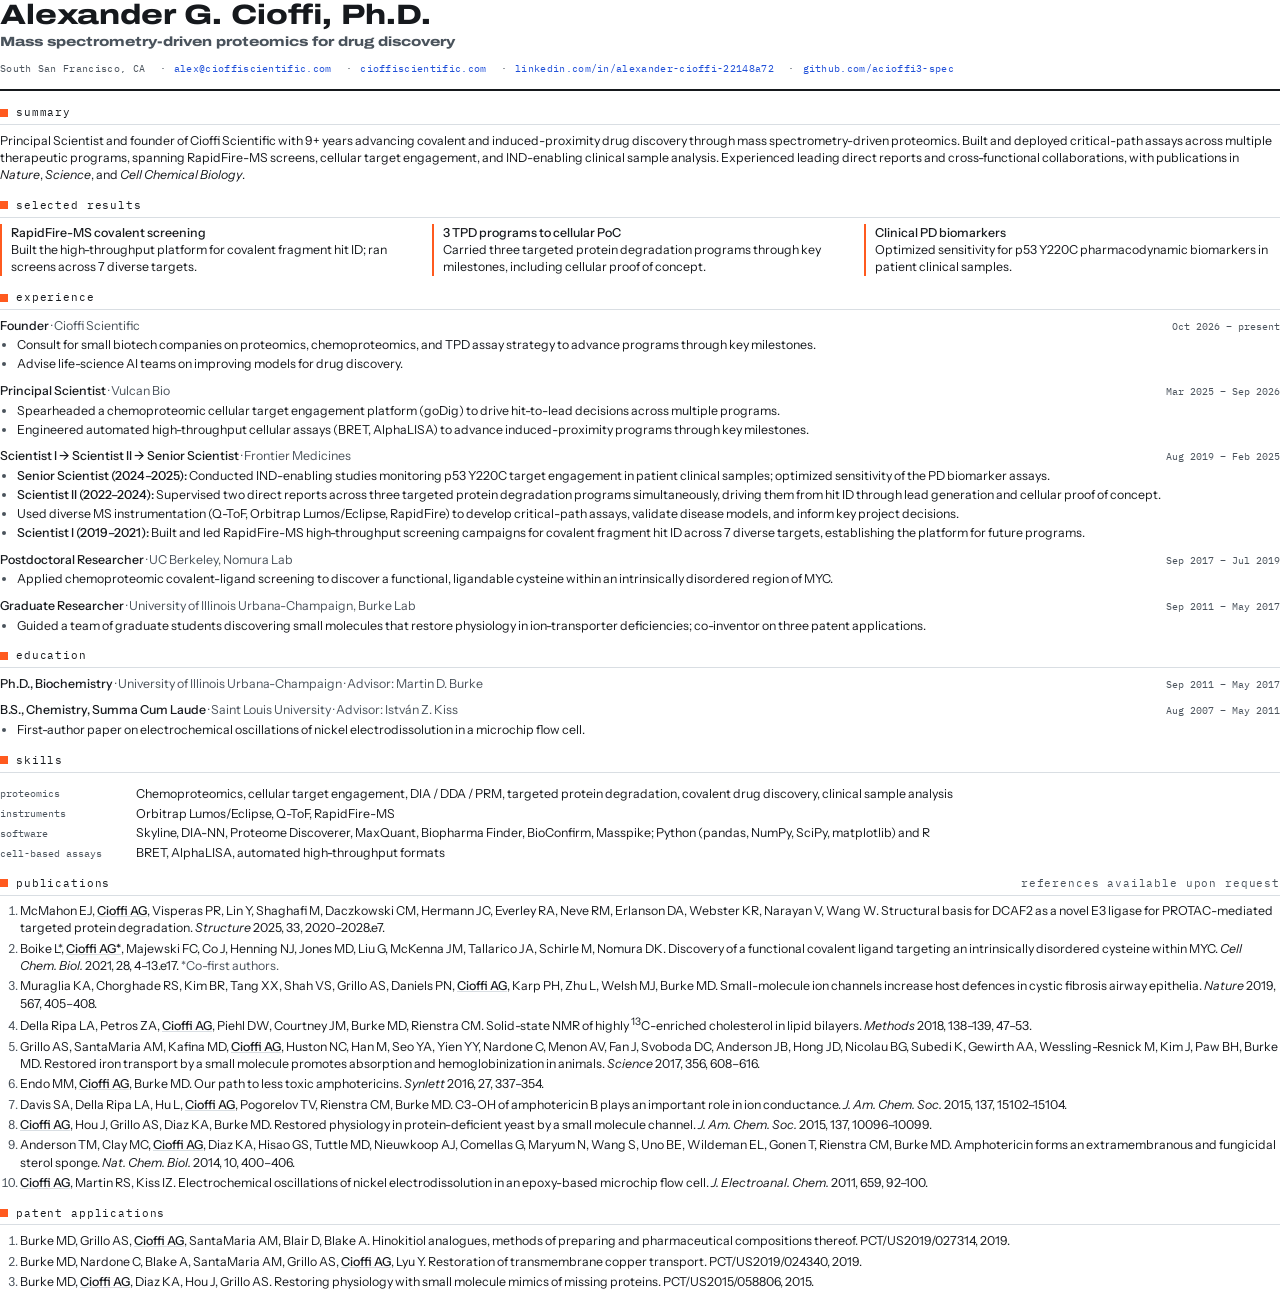
<file: cv-source/cv.html>
<!DOCTYPE html>
<!-- =====================================================================
     cv-source/cv.html: source for Cioffi_CV.pdf (the "Download CV" file)
     Edit this file, then re-export it to PDF (US Letter):
       Chrome > open this file > Print > Save as PDF > Margins: None,
       "Background graphics" ON. Save over ../Cioffi_CV.pdf.
     Deliberately left OFF this public file: phone number, street address,
     and reference names. Give those privately when asked.
     ===================================================================== -->
<html lang="en">
<head>
<meta charset="utf-8">
<title>Alexander G. Cioffi, Ph.D. | CV</title>
<link href="https://fonts.googleapis.com/css2?family=Archivo:wdth,wght@125,800&family=IBM+Plex+Mono&family=Instrument+Sans:wght@400;500&display=swap" rel="stylesheet">
<style>
  :root {
    --color-graphite: #16191D; --color-slate: #4A535C; --color-fog: #D9DEE3;
    --color-cobalt: #1F4FD8;   --color-signal: #FF5A1F;
    --font-heading: "Archivo", "Helvetica Neue", Arial, sans-serif;
    --font-body: "Instrument Sans", system-ui, sans-serif;
    --font-mono: "IBM Plex Mono", ui-monospace, monospace;
  }
  @page { size: Letter; margin: 0.5in 0.55in; }
  * { box-sizing: border-box; }
  body { margin: 0; font-family: var(--font-body); font-size: 9.3pt; line-height: 1.38; color: var(--color-graphite); }
  a { color: var(--color-cobalt); text-decoration: none; }

  header { border-bottom: 2px solid var(--color-graphite); padding-bottom: 10pt; margin-bottom: 4pt; }
  h1 { font-family: var(--font-heading); font-weight: 800; font-stretch: 125%; font-size: 21pt; line-height: 1.05; margin: 0 0 3pt; }
  .tagline { font-family: var(--font-heading); font-weight: 800; font-stretch: 125%; font-size: 10pt; color: var(--color-slate); margin: 0 0 7pt; }
  .contact { font-family: var(--font-mono); font-size: 7.8pt; letter-spacing: .03em; color: var(--color-slate); }
  .contact span + span::before { content: "·"; margin: 0 6pt; }

  h2 { font-family: var(--font-mono); font-weight: 400; font-size: 8pt; letter-spacing: .08em; text-transform: lowercase;
       color: var(--color-graphite); margin: 11pt 0 5pt; padding-bottom: 3pt; border-bottom: 1px solid var(--color-fog);
       display: flex; align-items: center; gap: 6pt; break-after: avoid; }
  h2::before { content: ""; width: 6pt; height: 6pt; background: var(--color-signal); }
  p { margin: 0; }

  .job { margin: 0 0 7pt; break-inside: avoid; }
  .job-head { display: flex; justify-content: space-between; gap: 12pt; align-items: baseline; }
  .role { font-weight: 500; }
  .org { color: var(--color-slate); }
  .when { font-family: var(--font-mono); font-size: 7.8pt; color: var(--color-slate); white-space: nowrap; }
  ul { margin: 2pt 0 0; padding-left: 13pt; }
  li { margin-bottom: 1.5pt; }
  li::marker { color: var(--color-slate); }

  .results { display: grid; grid-template-columns: repeat(3, 1fr); gap: 0 12pt; }
  .results div { border-left: 2px solid var(--color-signal); padding-left: 7pt; }
  .results b { font-weight: 500; display: block; }

  .skills { display: grid; grid-template-columns: 92pt 1fr; gap: 2pt 10pt; }
  .skills dt { font-family: var(--font-mono); font-size: 7.8pt; color: var(--color-slate); padding-top: 1pt; }
  .skills dd { margin: 0; }

  ol.refs { margin: 0; padding-left: 15pt; }
  ol.refs li { margin-bottom: 2.5pt; break-inside: avoid; }
  .me { font-weight: 500; text-decoration: underline; text-decoration-color: var(--color-fog); }
  .note { color: var(--color-slate); }
</style>
</head>
<body>

<header>
  <h1>Alexander G. Cioffi, Ph.D.</h1>
  <p class="tagline">Mass spectrometry-driven proteomics for drug discovery</p>
  <div class="contact">
    <span>South San Francisco, CA</span>
    <span><a href="mailto:alex@cioffiscientific.com">alex@cioffiscientific.com</a></span>
    <span><a href="https://cioffiscientific.com">cioffiscientific.com</a></span>
    <span><a href="https://www.linkedin.com/in/alexander-cioffi-22148a72">linkedin.com/in/alexander-cioffi-22148a72</a></span>
    <span><a href="https://github.com/acioffi3-spec">github.com/acioffi3-spec</a></span>
  </div>
</header>

<h2>summary</h2>
<p>Principal Scientist and founder of Cioffi Scientific with 9+ years advancing covalent and induced-proximity
drug discovery through mass spectrometry-driven proteomics. Built and deployed critical-path assays across
multiple therapeutic programs, spanning RapidFire-MS screens, cellular target engagement, and IND-enabling
clinical sample analysis. Experienced leading direct reports and cross-functional collaborations, with
publications in <i>Nature</i>, <i>Science</i>, and <i>Cell Chemical Biology</i>.</p>

<h2>selected results</h2>
<div class="results">
  <div><b>RapidFire-MS covalent screening</b>Built the high-throughput platform for covalent fragment hit ID; ran screens across 7 diverse targets.</div>
  <div><b>3 TPD programs to cellular PoC</b>Carried three targeted protein degradation programs through key milestones, including cellular proof of concept.</div>
  <div><b>Clinical PD biomarkers</b>Optimized sensitivity for p53 Y220C pharmacodynamic biomarkers in patient clinical samples.</div>
</div>

<h2>experience</h2>
<div class="job">
  <div class="job-head"><span><span class="role">Founder</span> <span class="org">· Cioffi Scientific</span></span><span class="when">Oct 2026 – present</span></div>
  <ul>
    <li>Consult for small biotech companies on proteomics, chemoproteomics, and TPD assay strategy to advance programs through key milestones.</li>
    <li>Advise life-science AI teams on improving models for drug discovery.</li>
  </ul>
</div>
<div class="job">
  <div class="job-head"><span><span class="role">Principal Scientist</span> <span class="org">· Vulcan Bio</span></span><span class="when">Mar 2025 – Sep 2026</span></div>
  <ul>
    <li>Spearheaded a chemoproteomic cellular target engagement platform (goDig) to drive hit-to-lead decisions across multiple programs.</li>
    <li>Engineered automated high-throughput cellular assays (BRET, AlphaLISA) to advance induced-proximity programs through key milestones.</li>
  </ul>
</div>
<div class="job">
  <div class="job-head"><span><span class="role">Scientist I → Scientist II → Senior Scientist</span> <span class="org">· Frontier Medicines</span></span><span class="when">Aug 2019 – Feb 2025</span></div>
  <ul>
    <li><b style="font-weight:500">Senior Scientist (2024–2025):</b> Conducted IND-enabling studies monitoring p53 Y220C target engagement in patient clinical samples; optimized sensitivity of the PD biomarker assays.</li>
    <li><b style="font-weight:500">Scientist II (2022–2024):</b> Supervised two direct reports across three targeted protein degradation programs simultaneously, driving them from hit ID through lead generation and cellular proof of concept.</li>
    <li>Used diverse MS instrumentation (Q-ToF, Orbitrap Lumos/Eclipse, RapidFire) to develop critical-path assays, validate disease models, and inform key project decisions.</li>
    <li><b style="font-weight:500">Scientist I (2019–2021):</b> Built and led RapidFire-MS high-throughput screening campaigns for covalent fragment hit ID across 7 diverse targets, establishing the platform for future programs.</li>
  </ul>
</div>
<div class="job">
  <div class="job-head"><span><span class="role">Postdoctoral Researcher</span> <span class="org">· UC Berkeley, Nomura Lab</span></span><span class="when">Sep 2017 – Jul 2019</span></div>
  <ul><li>Applied chemoproteomic covalent-ligand screening to discover a functional, ligandable cysteine within an intrinsically disordered region of MYC.</li></ul>
</div>
<div class="job">
  <div class="job-head"><span><span class="role">Graduate Researcher</span> <span class="org">· University of Illinois Urbana-Champaign, Burke Lab</span></span><span class="when">Sep 2011 – May 2017</span></div>
  <ul><li>Guided a team of graduate students discovering small molecules that restore physiology in ion-transporter deficiencies; co-inventor on three patent applications.</li></ul>
</div>

<h2>education</h2>
<div class="job">
  <div class="job-head"><span><span class="role">Ph.D., Biochemistry</span> <span class="org">· University of Illinois Urbana-Champaign · Advisor: Martin D. Burke</span></span><span class="when">Sep 2011 – May 2017</span></div>
</div>
<div class="job">
  <div class="job-head"><span><span class="role">B.S., Chemistry, Summa Cum Laude</span> <span class="org">· Saint Louis University · Advisor: István Z. Kiss</span></span><span class="when">Aug 2007 – May 2011</span></div>
  <ul><li>First-author paper on electrochemical oscillations of nickel electrodissolution in a microchip flow cell.</li></ul>
</div>

<h2>skills</h2>
<dl class="skills">
  <dt>proteomics</dt><dd>Chemoproteomics, cellular target engagement, DIA / DDA / PRM, targeted protein degradation, covalent drug discovery, clinical sample analysis</dd>
  <dt>instruments</dt><dd>Orbitrap Lumos/Eclipse, Q-ToF, RapidFire-MS</dd>
  <dt>software</dt><dd>Skyline, DIA-NN, Proteome Discoverer, MaxQuant, Biopharma Finder, BioConfirm, Masspike; Python (pandas, NumPy, SciPy, matplotlib) and R</dd>
  <dt>cell-based assays</dt><dd>BRET, AlphaLISA, automated high-throughput formats</dd>
</dl>

<h2>publications <span style="margin-left:auto;color:var(--color-slate)">references available upon request</span></h2>
<ol class="refs">
  <li>McMahon EJ, <span class="me">Cioffi AG</span>, Visperas PR, Lin Y, Shaghafi M, Daczkowski CM, Hermann JC, Everley RA, Neve RM, Erlanson DA, Webster KR, Narayan V, Wang W. Structural basis for DCAF2 as a novel E3 ligase for PROTAC-mediated targeted protein degradation. <i>Structure</i> 2025, 33, 2020–2028.e7.</li>
  <li>Boike L*, <span class="me">Cioffi AG*</span>, Majewski FC, Co J, Henning NJ, Jones MD, Liu G, McKenna JM, Tallarico JA, Schirle M, Nomura DK. Discovery of a functional covalent ligand targeting an intrinsically disordered cysteine within MYC. <i>Cell Chem. Biol.</i> 2021, 28, 4–13.e17. <span class="note">*Co-first authors.</span></li>
  <li>Muraglia KA, Chorghade RS, Kim BR, Tang XX, Shah VS, Grillo AS, Daniels PN, <span class="me">Cioffi AG</span>, Karp PH, Zhu L, Welsh MJ, Burke MD. Small-molecule ion channels increase host defences in cystic fibrosis airway epithelia. <i>Nature</i> 2019, 567, 405–408.</li>
  <li>Della Ripa LA, Petros ZA, <span class="me">Cioffi AG</span>, Piehl DW, Courtney JM, Burke MD, Rienstra CM. Solid-state NMR of highly <sup>13</sup>C-enriched cholesterol in lipid bilayers. <i>Methods</i> 2018, 138–139, 47–53.</li>
  <li>Grillo AS, SantaMaria AM, Kafina MD, <span class="me">Cioffi AG</span>, Huston NC, Han M, Seo YA, Yien YY, Nardone C, Menon AV, Fan J, Svoboda DC, Anderson JB, Hong JD, Nicolau BG, Subedi K, Gewirth AA, Wessling-Resnick M, Kim J, Paw BH, Burke MD. Restored iron transport by a small molecule promotes absorption and hemoglobinization in animals. <i>Science</i> 2017, 356, 608–616.</li>
  <li>Endo MM, <span class="me">Cioffi AG</span>, Burke MD. Our path to less toxic amphotericins. <i>Synlett</i> 2016, 27, 337–354.</li>
  <li>Davis SA, Della Ripa LA, Hu L, <span class="me">Cioffi AG</span>, Pogorelov TV, Rienstra CM, Burke MD. C3-OH of amphotericin B plays an important role in ion conductance. <i>J. Am. Chem. Soc.</i> 2015, 137, 15102–15104.</li>
  <li><span class="me">Cioffi AG</span>, Hou J, Grillo AS, Diaz KA, Burke MD. Restored physiology in protein-deficient yeast by a small molecule channel. <i>J. Am. Chem. Soc.</i> 2015, 137, 10096–10099.</li>
  <li>Anderson TM, Clay MC, <span class="me">Cioffi AG</span>, Diaz KA, Hisao GS, Tuttle MD, Nieuwkoop AJ, Comellas G, Maryum N, Wang S, Uno BE, Wildeman EL, Gonen T, Rienstra CM, Burke MD. Amphotericin forms an extramembranous and fungicidal sterol sponge. <i>Nat. Chem. Biol.</i> 2014, 10, 400–406.</li>
  <li><span class="me">Cioffi AG</span>, Martin RS, Kiss IZ. Electrochemical oscillations of nickel electrodissolution in an epoxy-based microchip flow cell. <i>J. Electroanal. Chem.</i> 2011, 659, 92–100.</li>
</ol>

<h2>patent applications</h2>
<ol class="refs">
  <li>Burke MD, Grillo AS, <span class="me">Cioffi AG</span>, SantaMaria AM, Blair D, Blake A. Hinokitiol analogues, methods of preparing and pharmaceutical compositions thereof. PCT/US2019/027314, 2019.</li>
  <li>Burke MD, Nardone C, Blake A, SantaMaria AM, Grillo AS, <span class="me">Cioffi AG</span>, Lyu Y. Restoration of transmembrane copper transport. PCT/US2019/024340, 2019.</li>
  <li>Burke MD, <span class="me">Cioffi AG</span>, Diaz KA, Hou J, Grillo AS. Restoring physiology with small molecule mimics of missing proteins. PCT/US2015/058806, 2015.</li>
</ol>


</body>
</html>
</file>
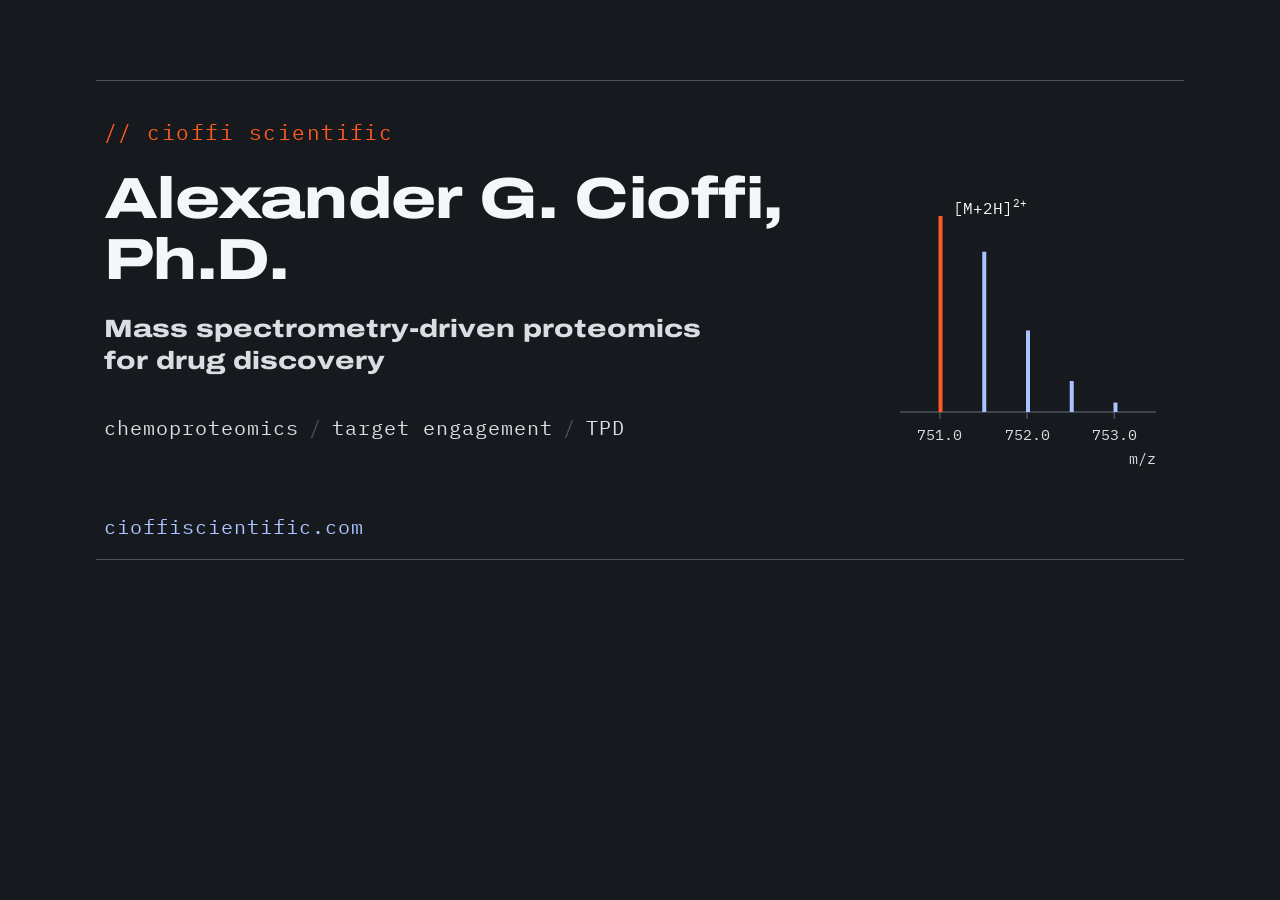
<file: cv-source/social-card.html>
<!DOCTYPE html>
<!-- Source for two images (both rendered at 2x pixel density so text stays sharp):
       images/social-preview.png  2560x1280 (2:1)    GitHub repo Settings > Social preview
       images/og-image.png        2560x1340 (1.91:1) og:image for LinkedIn, Slack, texts
     Open this file plain for the GitHub version, or with #og at the end of the URL for
     the link-preview version (taller canvas, content re-centred). Re-export by screenshotting
     at deviceScaleFactor 2, or ask Claude to re-render. Content stays inside an 80px safe border. -->
<html>
<head>
<meta charset="utf-8">
<link href="https://fonts.googleapis.com/css2?family=Archivo:wdth,wght@125,800&family=IBM+Plex+Mono&family=Instrument+Sans:wght@400;500&display=swap" rel="stylesheet">
<style>
  :root { --graphite:#16191D; --slate:#4A535C; --fog:#D9DEE3; --paper:#F4F6F8; --ice:#A9C4FF; --signal:#FF5A1F;
          --font-heading:"Archivo",Arial,sans-serif; --font-body:"Instrument Sans",system-ui,sans-serif; --font-mono:"IBM Plex Mono",monospace; }
  html, body { margin:0; }
  body { width:1280px; height:640px; background:var(--graphite); color:var(--paper); position:relative; overflow:hidden; font-family:var(--font-body); }
  .rule { position:absolute; left:0; right:0; top:0; height:6px; background:var(--signal); width:180px; }
  .frame { position:absolute; inset:80px 96px; border-top:1px solid var(--slate); border-bottom:1px solid var(--slate); }
  .text { position:absolute; left:104px; top:118px; width:720px; }
  .eyebrow { font:400 21px var(--font-mono); letter-spacing:.07em; color:var(--signal); }
  h1 { font-family:var(--font-heading); font-weight:800; font-stretch:125%; font-size:58px; line-height:1.06; margin:22px 0 22px; letter-spacing:-.01em; }
  .sub { font-family:var(--font-heading); font-weight:800; font-stretch:125%; font-size:25px; line-height:1.3; color:var(--fog); margin:0; }
  .areas { margin-top:36px; font:400 20px var(--font-mono); letter-spacing:.05em; color:var(--fog); }
  .areas span { color:var(--slate); padding:0 10px; }
  .url { position:absolute; left:104px; bottom:100px; font:400 20px var(--font-mono); letter-spacing:.05em; color:var(--ice); }
  svg { position:absolute; right:104px; top:150px; }
  .tick { font:400 15px var(--font-mono); fill:var(--fog); }
  .ann  { font:400 16px var(--font-mono); fill:var(--paper); }
  /* Link-preview variant: LinkedIn's 1.91:1 shape, so it is shown without rescaling */
  body.og { height:670px; }
  body.og .text { top:133px; }
  body.og svg { top:165px; }
  body.og .url { bottom:115px; }
</style>
</head>
<body>
  <script>if (location.hash === '#og') document.body.classList.add('og');</script>
  <div class="frame"></div>
  <div class="text">
    <div class="eyebrow">// cioffi scientific</div>
    <h1>Alexander G. Cioffi, Ph.D.</h1>
    <p class="sub">Mass spectrometry-driven proteomics<br>for drug discovery</p>
    <div class="areas">chemoproteomics<span>/</span>target engagement<span>/</span>TPD</div>
  </div>
  <div class="url">cioffiscientific.com</div>

  <!-- Isotope envelope of a ~1.5 kDa peptide, [M+2H]2+. Relative heights from an
       averagine (C67 H105 N18 O20 S1) convolution; peaks spaced 1.00336/2 m/z. -->
  <svg width="290" height="330" viewBox="0 0 290 330" id="spec"></svg>
<script>
  const rel=[1.000,0.818,0.416,0.158,0.048], mono=751.0073, step=1.00336/2;
  const svg=document.getElementById('spec'), NS='http://www.w3.org/2000/svg';
  const x0=24, xw=236, base=262, h=196, lo=mono-0.35, hi=mono+4*step+0.35;
  const X=mz=>x0+(mz-lo)/(hi-lo)*xw;
  const el=(t,a)=>{const e=document.createElementNS(NS,t);for(const k in a)e.setAttribute(k,a[k]);svg.appendChild(e);return e;};
  el('line',{x1:x0-10,x2:x0+xw+10,y1:base,y2:base,stroke:'#4A535C','stroke-width':1.5});
  rel.forEach((r,i)=>{const x=X(mono+i*step);el('line',{x1:x,x2:x,y1:base,y2:base-r*h,stroke:i===0?'#FF5A1F':'#A9C4FF','stroke-width':4});});
  [751.0,752.0,753.0].forEach(v=>{const x=X(v);el('line',{x1:x,x2:x,y1:base,y2:base+7,stroke:'#4A535C','stroke-width':1.5});
    el('text',{x,y:base+28,'text-anchor':'middle',class:'tick'}).textContent=v.toFixed(1);});
  el('text',{x:x0+xw+10,y:base+52,'text-anchor':'end',class:'tick'}).textContent='m/z';
  const t=el('text',{x:X(mono)+12,y:base-h-2,class:'ann'}); t.innerHTML='[M+2H]<tspan baseline-shift="super" font-size="11">2+</tspan>';
</script>
</body>
</html>
</file>
<file: styles.css>
/* =====================================================================
   cioffiscientific.com: shared stylesheet
   Design system: "Signal and Steel". Cool, industrial, high-contrast.
   Grey does most of the work (~80%), blue carries structure and
   interactivity (~15%), orange marks the single most important thing
   on a screen (~5%).

   Every color and font is a CSS custom property defined ONCE in
   section 1. Nothing below hard-codes a hex value or a font name, so
   changing a token here changes it everywhere.

     1. Tokens: palette, fonts, sizes
     2. Themes: light (default), dark (OS setting), always-dark sections
     3. Base elements
     4. Layout: header, sections, footer
     5. Components: hero, buttons, eyebrows, tags, cards, timeline,
        results, publication list
     6. Small screens
   ===================================================================== */

/* ---------- 1. Tokens ------------------------------------------------ */
:root {
  /* Greys */
  --color-graphite: #16191D;  /* dark backgrounds; primary text on light */
  --color-slate:    #4A535C;  /* secondary text on light; borders on dark */
  --color-fog:      #D9DEE3;  /* borders on light; body text on dark */
  --color-paper:    #F4F6F8;  /* light background */
  /* Blues */
  --color-cobalt:   #1F4FD8;  /* links, focus, secondary buttons (light) */
  --color-ice:      #A9C4FF;  /* links and blue accents (dark) */
  /* Oranges */
  --color-signal:   #FF5A1F;  /* the ONE primary button; markers; labels on dark */
  --color-signal-hover: #E8490F; /* Signal, slightly darker, for hover */
  --color-ember:    #FFD9C9;  /* tag / badge backgrounds */

  /* Fonts (loaded from Google Fonts in each page's <head>) */
  --font-heading: "Archivo", "Helvetica Neue", Arial, sans-serif;
  --font-body:    "Instrument Sans", system-ui, sans-serif;
  --font-mono:    "IBM Plex Mono", ui-monospace, monospace;

  --max-width: 1080px;
  --radius-sm: 4px;   /* buttons, inputs, tags */
  --radius-md: 8px;   /* cards */
  --speed: 150ms;     /* all hover transitions */
}

/* ---------- 2. Themes ------------------------------------------------
   Components never use palette tokens directly for surfaces/text.
   They use these ROLE tokens, which each theme reassigns. */
:root {
  --bg: var(--color-paper);
  --surface: var(--color-paper);      /* cards are flat: same fill as the page, 1px Fog border */
  --text: var(--color-graphite);
  --text-muted: var(--color-slate);   /* 7.2:1 on Paper */
  --border: var(--color-fog);
  --link: var(--color-cobalt);        /* 6.1:1 on Paper */
  --eyebrow-text: var(--color-graphite);
  --eyebrow-marker: block;             /* Signal square shown on light only */
  --tag-bg: var(--color-ember);
  --tag-text: var(--color-graphite);
}

/* Visitor's OS is in dark mode: whole site goes Graphite. */
@media (prefers-color-scheme: dark) {
  :root {
    --bg: var(--color-graphite);
    --surface: var(--color-graphite);
    --text: var(--color-paper);
    --text-muted: var(--color-fog);   /* 13:1 on Graphite */
    --border: var(--color-slate);
    --link: var(--color-ice);         /* 10:1 on Graphite */
    --eyebrow-text: var(--color-signal);
    --eyebrow-marker: none;
  }
}

/* Hero, header and footer are dark in BOTH themes (per the spec). */
.theme-dark {
  --bg: var(--color-graphite);
  --surface: var(--color-graphite);
  --text: var(--color-paper);
  --text-muted: var(--color-fog);
  --border: var(--color-slate);
  --link: var(--color-ice);
  --eyebrow-text: var(--color-signal);  /* Signal on Graphite = 5.7:1, passes AA */
  --eyebrow-marker: none;
  background: var(--bg);
  color: var(--text);
}

/* ---------- 3. Base elements ---------------------------------------- */
*, *::before, *::after { box-sizing: border-box; }
html { scroll-behavior: smooth; }

body {
  margin: 0;
  background: var(--bg);
  color: var(--text);
  font-family: var(--font-body);
  font-weight: 400;
  font-size: 17px;
  line-height: 1.6;
  -webkit-font-smoothing: antialiased;
}

h1, h2, h3 {
  font-family: var(--font-heading);
  font-weight: 800;
  font-stretch: 125%;       /* Archivo's expanded width */
  line-height: 1.1;
  letter-spacing: -0.01em;
  margin: 0 0 0.5em;
}
h1 { font-size: clamp(1.9rem, 4vw, 2.75rem); }
h2 { font-size: clamp(1.6rem, 3vw, 2.2rem); }
h3 { font-size: 1.12rem; line-height: 1.2; }

a {
  color: var(--link);
  text-decoration: underline;
  text-decoration-thickness: 1px;
  text-underline-offset: 3px;
  transition: text-decoration-thickness var(--speed) ease;
}
a:hover { text-decoration-thickness: 3px; }
a:focus-visible, .button:focus-visible {
  outline: 2px solid var(--link);
  outline-offset: 3px;
}

img { max-width: 100%; display: block; }

.mono {
  font-family: var(--font-mono);
  font-size: 0.8rem;
  letter-spacing: 0.06em;
}

/* ---------- 4. Layout ----------------------------------------------- */
.container {
  max-width: var(--max-width);
  margin: 0 auto;
  padding: 0 16px;
}

.site-header {
  position: sticky;
  top: 0;
  z-index: 10;
  border-bottom: 1px solid var(--border);
}
.site-header .container {
  display: flex;
  align-items: center;
  justify-content: space-between;
  gap: 12px 28px;
  min-height: 64px;
  flex-wrap: wrap;
}
.brand {
  font-family: var(--font-heading);
  font-weight: 800;
  font-stretch: 125%;
  font-size: 1rem;
  letter-spacing: 0.02em;
  color: var(--text);
  text-decoration: none;
  display: inline-flex;
  align-items: center;
  gap: 10px;
}
.brand::before {              /* small Signal square: the brand mark */
  content: "";
  width: 10px;
  height: 10px;
  background: var(--color-signal);
}
.brand:hover { text-decoration: none; }

.nav { display: flex; gap: 6px 22px; flex-wrap: wrap; }
.nav a {
  font-family: var(--font-mono);
  font-size: 0.8rem;
  letter-spacing: 0.06em;
  color: var(--text-muted);
  text-decoration: none;
  padding: 4px 0;
  border-bottom: 2px solid transparent;
  transition: color var(--speed) ease, border-color var(--speed) ease;
}
.nav a:hover { color: var(--text); }
.nav a[aria-current="page"] { color: var(--text); border-bottom-color: var(--link); }

section { padding: 72px 0; }
main > section + section { border-top: 1px solid var(--border); }

.section-head { max-width: 62ch; margin-bottom: 36px; }
.section-head p:not(.eyebrow) { color: var(--text-muted); margin: 0; }

/* Eyebrow label above a section heading, e.g. "// consulting".
   On dark surfaces the text is Signal orange (5.7:1).
   On light surfaces Signal text would fail WCAG AA (2.9:1 on Paper),
   so the text is Graphite and a small Signal square carries the accent. */
.eyebrow {
  font-family: var(--font-mono);
  font-size: 0.8rem;
  letter-spacing: 0.07em;
  color: var(--eyebrow-text);
  margin: 0 0 14px;
  display: flex;
  align-items: center;
  gap: 10px;
}
.eyebrow::before {
  content: "";
  display: var(--eyebrow-marker);
  width: 8px;
  height: 8px;
  background: var(--color-signal);
  flex: none;
}

.lede { font-size: 1.12rem; color: var(--text-muted); max-width: 62ch; }

.site-footer { padding: 36px 0; }
.site-footer .container {
  display: flex;
  justify-content: space-between;
  gap: 12px 24px;
  flex-wrap: wrap;
  color: var(--text-muted);
}

/* ---------- 5. Components ------------------------------------------- */

/* Hero (dark in both themes) */
.hero { padding: 72px 0 80px; }
.hero-grid {
  display: grid;
  grid-template-columns: 220px 1fr;
  gap: 48px;
  align-items: start;
}
.headshot {
  width: 220px;
  height: 220px;
  object-fit: cover;
  border-radius: var(--radius-md);
  border: 1px solid var(--border);
}
.headshot-placeholder {
  width: 220px;
  height: 220px;
  display: none;
  align-items: center;
  justify-content: center;
  border-radius: var(--radius-md);
  border: 1px solid var(--border);
  font-family: var(--font-heading);
  font-weight: 800;
  font-stretch: 125%;
  font-size: 3.4rem;
}
.hero .tagline {
  font-family: var(--font-heading);
  font-weight: 800;
  font-stretch: 125%;
  font-size: clamp(1.05rem, 2vw, 1.3rem);
  line-height: 1.25;
  color: var(--text-muted);
  margin: -6px 0 22px;
}
.hero .lede { color: var(--text); opacity: 0.92; }
.spec-line {                   /* mono metadata strip under the photo */
  margin-top: 16px;
  color: var(--text-muted);
  display: grid;
  gap: 4px;
}
.availability {
  margin-top: 26px;
  padding-top: 18px;
  border-top: 1px solid var(--border);
  color: var(--text-muted);
}

/* Buttons: one Signal (filled) per screen, everything else outlined */
.button-row { display: flex; gap: 12px; flex-wrap: wrap; margin-top: 26px; }
.button {
  display: inline-block;
  padding: 11px 18px;
  border-radius: var(--radius-sm);
  font-family: var(--font-body);
  font-weight: 500;
  font-size: 0.95rem;
  line-height: 1.2;
  text-decoration: none;
  border: 1px solid var(--link);
  color: var(--link);
  background: transparent;
  transition: background-color var(--speed) ease, color var(--speed) ease;
}
.button:hover { background: color-mix(in srgb, var(--link) 12%, transparent); text-decoration: none; }
.button.primary {
  background: var(--color-signal);
  border-color: var(--color-signal);
  color: var(--color-graphite);        /* Graphite on Signal = 5.7:1 */
}
.button.primary:hover { background: var(--color-signal-hover); border-color: var(--color-signal-hover); }

/* Tags and badges: Ember background, Graphite text, square-ish corners */
.tags { display: flex; flex-wrap: wrap; gap: 8px; margin-top: 18px; }
.tag, .badge {
  font-family: var(--font-mono);
  font-size: 0.75rem;
  letter-spacing: 0.05em;
  padding: 4px 9px;
  border-radius: var(--radius-sm);
  background: var(--tag-bg);
  color: var(--tag-text);
}

/* Selected results: three numbered outcomes */
.results {
  display: grid;
  grid-template-columns: repeat(3, 1fr);
  border-top: 2px solid var(--text);
}
.result { padding: 22px 28px 6px 0; }
.result + .result { padding-left: 28px; border-left: 1px solid var(--border); }
.result .num { color: var(--text-muted); display: block; margin-bottom: 12px; }
.result h3 { margin-bottom: 10px; }
.result p { margin: 0; color: var(--text-muted); }

/* Cards (services, projects): flat, 1px border, no shadow */
.cards { display: grid; grid-template-columns: repeat(auto-fit, minmax(290px, 1fr)); gap: 16px; }
.card {
  background: var(--surface);
  border: 1px solid var(--border);
  border-radius: var(--radius-md);
  padding: 24px;
  display: flex;
  flex-direction: column;
}
.card .mono { color: var(--text-muted); margin-bottom: 14px; }
.card p { margin: 0; color: var(--text-muted); }
.card ul { margin: 12px 0 0; padding-left: 18px; color: var(--text-muted); }
.card li { margin-bottom: 4px; }
.card .badge { align-self: flex-start; margin-bottom: 14px; }

.two-col { display: grid; grid-template-columns: 1fr 1fr; gap: 48px; }
.kv { margin: 0; }
.kv div { padding: 12px 0; border-bottom: 1px solid var(--border); }
.kv dt { color: var(--text-muted); margin-bottom: 4px; }
.kv dd { margin: 0; }

/* Career timeline */
.timeline { list-style: none; padding: 0; margin: 0; }
.timeline li {
  display: grid;
  grid-template-columns: 190px 1fr;
  gap: 24px;
  padding: 20px 0;
  border-top: 1px solid var(--border);
}
.timeline li:last-child { border-bottom: 1px solid var(--border); }
.timeline .when { color: var(--text-muted); padding-top: 3px; }
.timeline .role { font-weight: 500; font-size: 1.05rem; }
.timeline .org { color: var(--text-muted); }
.timeline p { margin: 6px 0 0; }
.timeline li.current .when { color: var(--text); }
.timeline li.current .when::before {
  content: "";
  display: inline-block;
  width: 8px;
  height: 8px;
  background: var(--color-signal);
  margin-right: 8px;
  vertical-align: 1px;
}

/* Publication list */
.pub-list { list-style: none; padding: 0; margin: 0; }
.pub {
  padding: 20px 0;
  border-top: 1px solid var(--border);
  display: grid;
  grid-template-columns: 80px 1fr;
  gap: 16px;
}
.pub:last-child { border-bottom: 1px solid var(--border); }
.pub-year { color: var(--text-muted); padding-top: 3px; }
.pub-title { font-weight: 500; display: block; margin-bottom: 4px; }
a.pub-title { color: var(--text); text-decoration-color: var(--border); }
a.pub-title:hover { text-decoration-color: var(--link); }
.pub-authors { color: var(--text-muted); font-size: 0.93rem; }
.pub-authors .me { color: var(--text); font-weight: 500; }
.pub-venue { font-size: 0.93rem; }
.pub-links { margin-top: 8px; display: flex; gap: 16px; flex-wrap: wrap; }

/* ---------- 6. Small screens ---------------------------------------- */
@media (max-width: 820px) {
  .results { grid-template-columns: 1fr; }
  .result, .result + .result { padding: 20px 0; border-left: 0; }
  .result + .result { border-top: 1px solid var(--border); }
  .two-col { grid-template-columns: 1fr; gap: 32px; }
}
@media (max-width: 720px) {
  section { padding: 52px 0; }
  .hero { padding: 44px 0 56px; }
  .hero-grid { grid-template-columns: 1fr; gap: 28px; }
  .headshot, .headshot-placeholder { width: 148px; height: 148px; font-size: 2.4rem; }
  .timeline li { grid-template-columns: 1fr; gap: 4px; }
  .pub { grid-template-columns: 1fr; gap: 4px; }
}

@media (prefers-reduced-motion: reduce) {
  * { transition: none !important; scroll-behavior: auto !important; }
}

/* Project figure (a real result in place of decoration) and card links */
.project-figure { margin: 28px 0 24px; }
.project-figure img { width: 100%; height: auto; border: 1px solid var(--border); border-radius: var(--radius-sm); background: #fff; }
.project-figure figcaption { margin-top: 10px; font-size: 0.8rem; color: var(--text-muted); }
.card .card-links { margin-top: 14px; }
</file>
